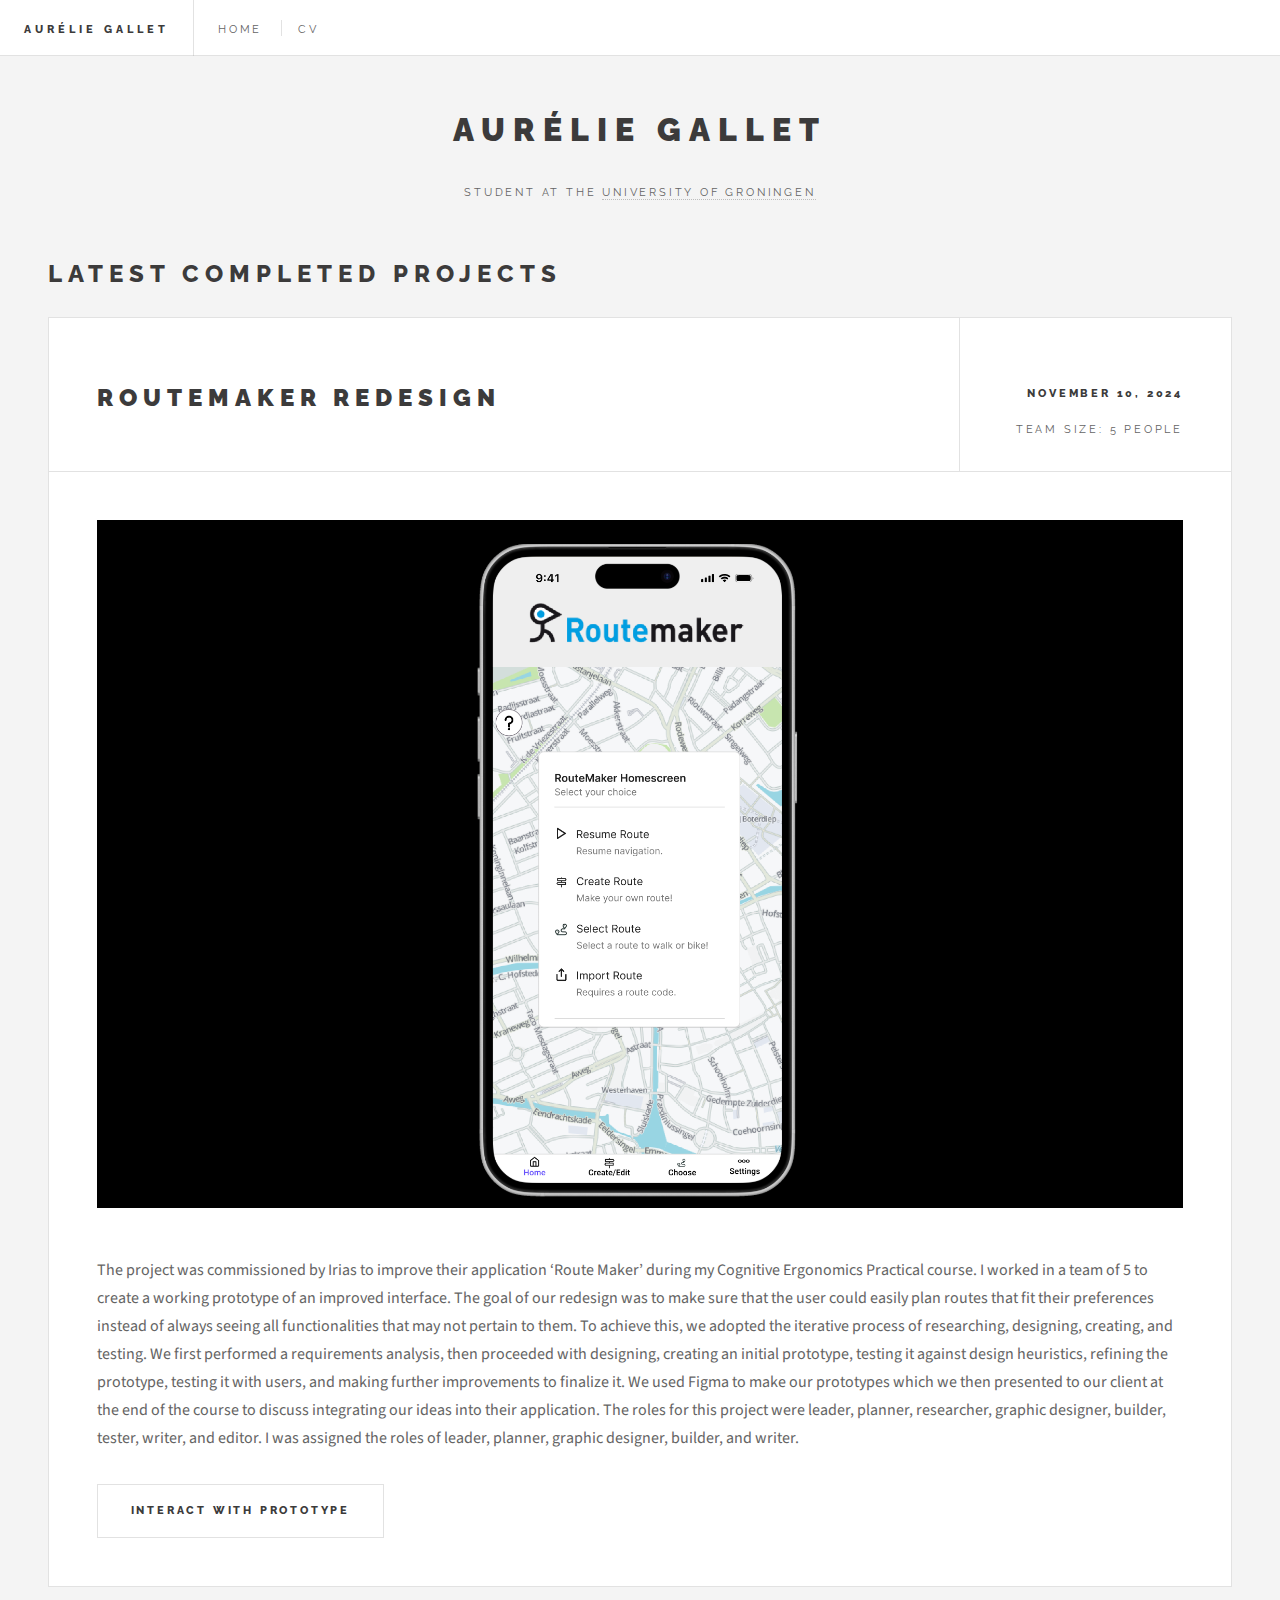
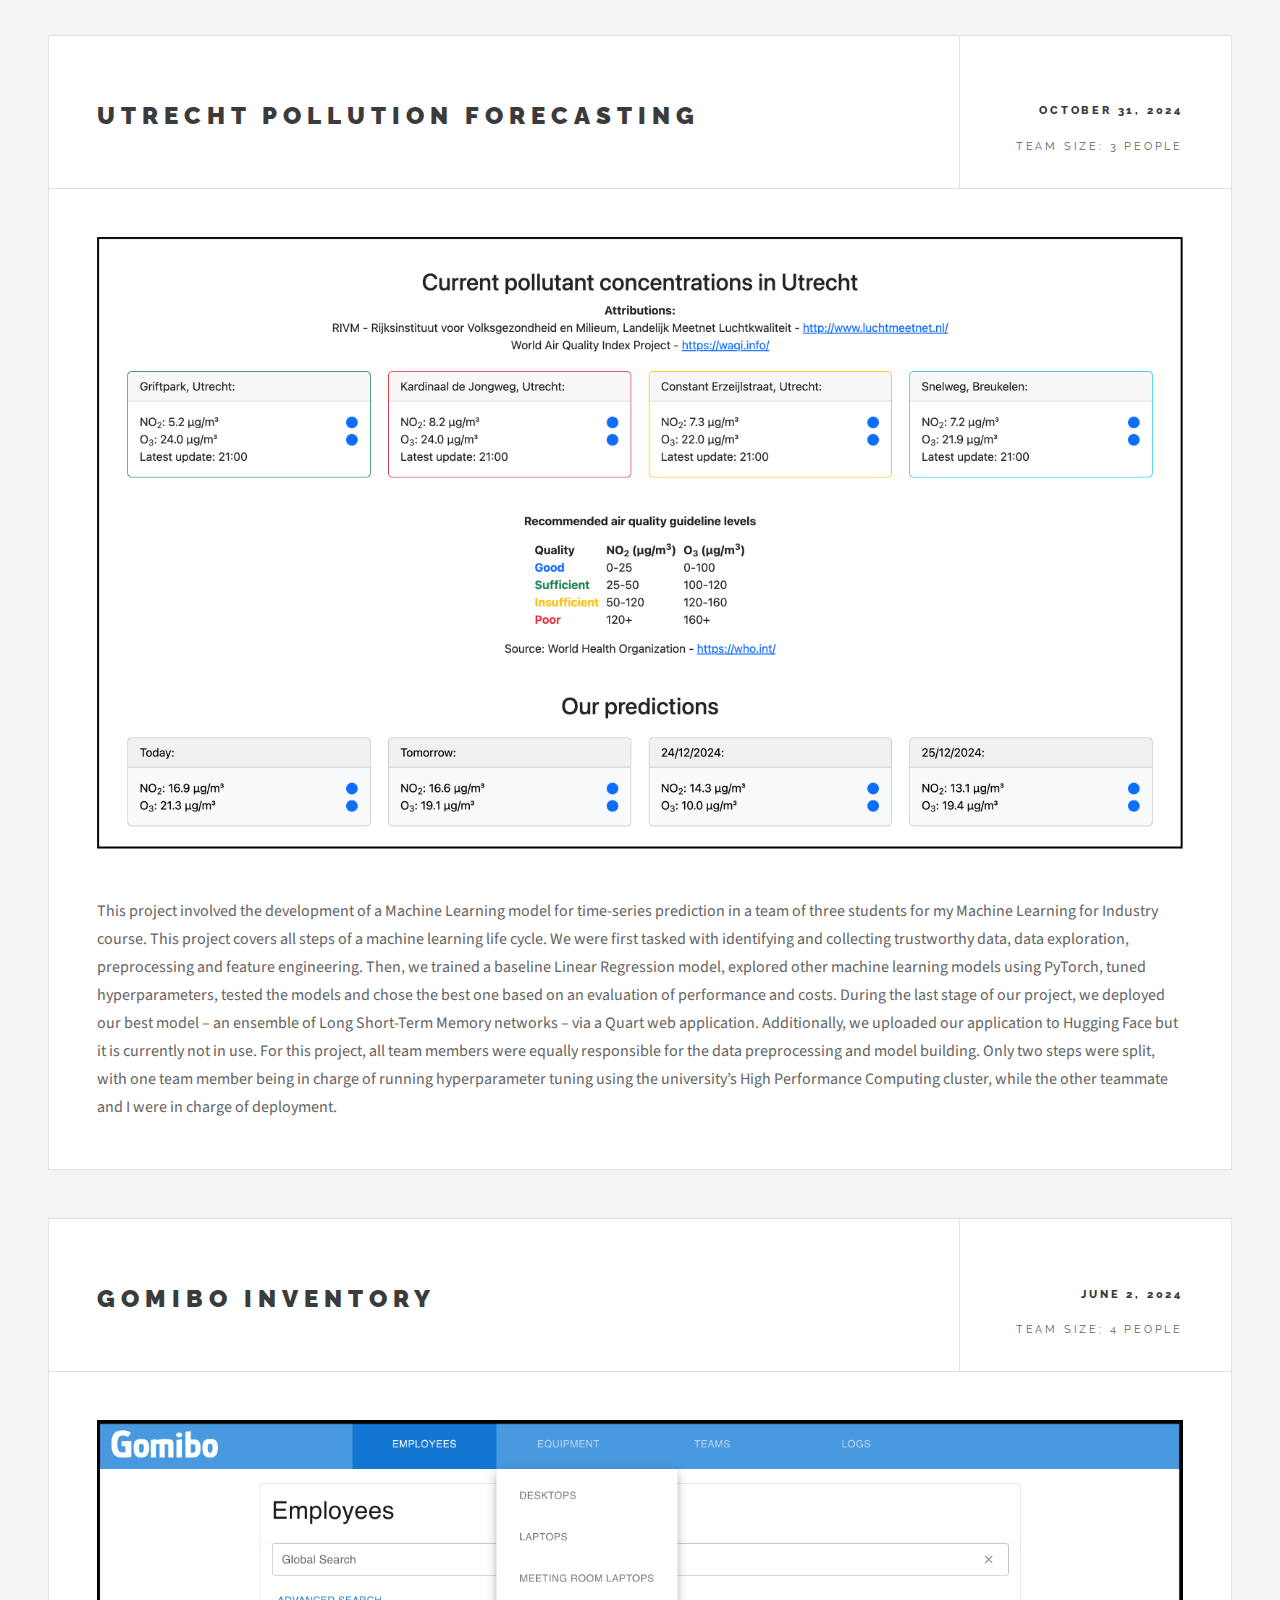
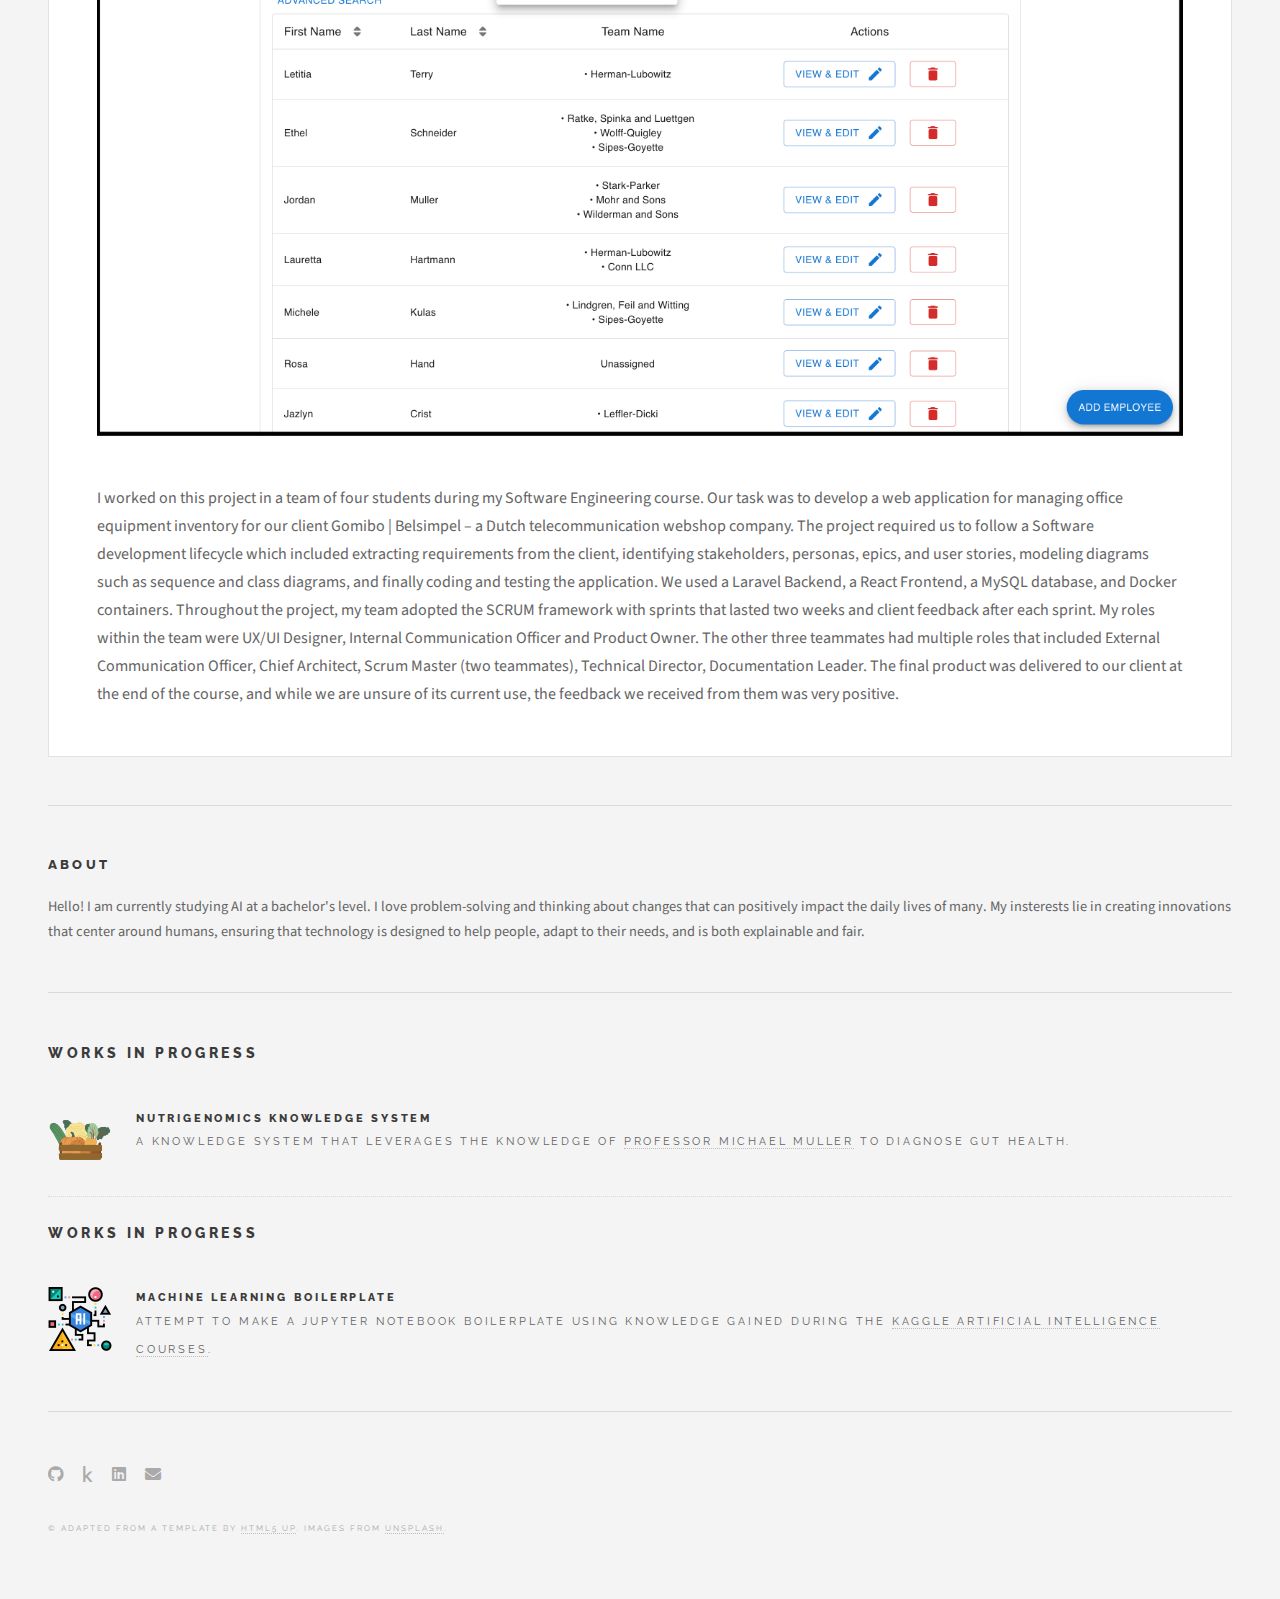
<file: index.html>
<!DOCTYPE HTML>
<html>
	<head>
		<title>Aurélie Gallet</title>
		<meta charset="utf-8" />
		<meta name="viewport" content="width=device-width, initial-scale=1, user-scalable=no" />
		<link rel="stylesheet" href="assets/css/main.css" />
	</head>
	<body class="is-preload">

		<!-- Wrapper -->
			<div id="wrapper">

				<!-- Header -->
					<header id="header">
						<h1><a href="index.html">Aurélie Gallet</a></h1>
						<nav class="links">
							<ul>
								<li><a href="index.html">Home</a></li>
								<!-- <li><a href="prototype.html">Projects</a></li> -->
								<li><a href="curriculum.html">CV</a></li>
							</ul>
						</nav>
					</header>

				<!-- Main -->
					<div id="main">

						<h1 class="project-title">Latest Completed Projects</h1>

						<!-- Post -->
							<article class="post">
								<header>
									<div class="title">
										<h2>Routemaker Redesign</h2>
									</div>
									<div class="meta">
										<time class="published" datetime="2024-11-10">November 10, 2024</time>
										<p class="name">Team size: 5 people</p>
									</div>
								</header>
								<a   class="image featured"><img src="images/CEP.png" alt="" /></a>
								<p>The project was commissioned by Irias to improve their application ‘Route Maker’ during my 
									Cognitive Ergonomics Practical course. I worked in a team of 5 to create a working prototype 
									of an improved interface. The goal of our redesign was to make sure that the user could easily 
									plan routes that fit their preferences instead of always seeing all functionalities that may 
									not pertain to them. To achieve this, we adopted the iterative process of researching, designing, 
									creating, and testing. We first performed a requirements analysis, then proceeded with designing,
									creating an initial prototype, testing it against design heuristics, refining the prototype,
									testing it with users, and making further improvements to finalize it. We used Figma to make our prototypes
									which we then presented to our client at the end of the course to discuss integrating
									our ideas into their application. The roles for this project were leader, 
									planner, researcher, graphic designer, builder, tester, writer, and editor. I was assigned the roles of 
									leader, planner, graphic designer, builder, and writer.
								</p>
								<ul class="actions">
									<li><a href="prototype.html" class="button large">Interact with Prototype</a></li>
								</ul>
							</article>

						<!-- Post -->
							<article class="post">
								<header>
									<div class="title">
										<h2>Utrecht Pollution Forecasting</h2>
									</div>
									<div class="meta">
										<time class="published" datetime="2024-10-31">October 31, 2024</time>
										<p class="name">Team size: 3 people</p>
									</div>
								</header>
								<a   class="image featured"><img src="images/ml4i.png" alt="" /></a>
								<p>This project involved the development of a Machine Learning model for time-series
									prediction in a team of three students for my Machine Learning for Industry course. This project
									covers all steps of a machine learning life cycle. We were first tasked with identifying and collecting 
									trustworthy data, data exploration, preprocessing and feature engineering. Then, we trained a baseline Linear Regression
									model, explored other machine learning models using PyTorch, tuned hyperparameters, tested the
									models and chose the best one based on an evaluation of performance and costs. During the last stage
									of our project, we deployed our best model – an ensemble of Long Short-Term Memory networks –
									via a Quart web application. Additionally, we uploaded our application to Hugging Face but it is
									currently not in use. For this project, all team members were equally responsible for the data
									preprocessing and model building. Only two steps were split, with one team member being in charge
									of running hyperparameter tuning using the university’s High Performance Computing cluster, while
									the other teammate and I were in charge of deployment.</p>
							</article>

						<!-- Post -->
							<article class="post">
								<header>
									<div class="title">
										<h2>Gomibo Inventory</h2>
									</div>
									<div class="meta">
										<time class="published" datetime="2024-06-01">June 2, 2024</time>
										<p class="name">Team size: 4 people</p>
									</div>
								</header>
								<a   class="image featured"><img src="images/gomibo.png" alt="" /></a>
								<p>I worked on this project in a team of four students during my Software Engineering course.
									Our task was to develop a web application for managing office equipment inventory for our client
									Gomibo | Belsimpel – a Dutch telecommunication webshop company. The project required us to
									follow a Software development lifecycle which included extracting requirements from the client,
									identifying stakeholders, personas, epics, and user stories, modeling diagrams such as sequence and
									class diagrams, and finally coding and testing the application. We used a Laravel Backend, a React
									Frontend, a MySQL database, and Docker containers. Throughout the project, my team adopted the
									SCRUM framework with sprints that lasted two weeks and client feedback after each sprint. My roles
									within the team were UX/UI Designer, Internal Communication Officer and Product Owner. The other
									three teammates had multiple roles that included External Communication Officer, Chief Architect,
									Scrum Master (two teammates), Technical Director, Documentation Leader. The final product was
									delivered to our client at the end of the course, and while we are unsure of its current use, the
									feedback we received from them was very positive.</p>
							</article>

						<!-- View more projects
							<ul class="actions">
								<li><a href="projects.html" class="button large"> View all projects</a></li>
							</ul>
						-->
							
					</div>
				
				<!-- Sidebar -->
					<section id="sidebar">

						<!-- Intro -->
							<section id="intro">
								<header>
									<h2>Aurélie Gallet</h2>
									<p>Student at the <a href="https://www.rug.nl/">University of Groningen</a></p>
								</header>
							</section>

						<!-- About -->
						<section class="blurb">
							<h2>About</h2>
							<p>Hello! I am currently studying AI at a bachelor's level. I love problem-solving and thinking about changes that can positively impact the daily lives of many. My insterests lie in creating innovations that center around humans, ensuring that technology is designed to help people, adapt to their needs, and is both explainable and fair.</p>
						</section>

						<!-- Mini Posts
							<section>
								<div class="mini-posts">
						-->

									<!-- Mini Post 
										<article class="mini-post">
											<header>
												<h3><a  >Vitae sed condimentum</a></h3>
												<time class="published" datetime="2015-10-20">October 20, 2015</time>
												<a href="#" class="author"><img src="images/aurelie.jpeg" alt="" /></a>
											</header>
											<a   class="image"><img src="images/pic04.jpg" alt="" /></a>
										</article>
									-->

									<!-- Mini Post
										<article class="mini-post">
											<header>
												<h3><a  >Rutrum neque accumsan</a></h3>
												<time class="published" datetime="2015-10-19">October 19, 2015</time>
												<a href="#" class="author"><img src="images/aurelie.jpeg" alt="" /></a>
											</header>
											<a   class="image"><img src="images/pic05.jpg" alt="" /></a>
										</article>
									-->

									<!-- Mini Post
										<article class="mini-post">
											<header>
												<h3><a  >Odio congue mattis</a></h3>
												<time class="published" datetime="2015-10-18">October 18, 2015</time>
												<a href="#" class="author"><img src="images/aurelie.jpeg" alt="" /></a>
											</header>
											<a   class="image"><img src="images/pic06.jpg" alt="" /></a>
										</article>
									-->

									<!-- Mini Post
										<article class="mini-post">
											<header>
												<h3><a  >Enim nisl veroeros</a></h3>
												<time class="published" datetime="2015-10-17">October 17, 2015</time>
												<a href="#" class="author"><img src="images/aurelie.jpeg" alt="" /></a>
											</header>
											<a   class="image"><img src="images/pic07.jpg" alt="" /></a>
										</article>
									-->
						
						<!--
								</div>
							</section>
						-->

						<!-- Posts List -->
							<section>
								<ul class="posts">
									<li>
										<h3>Works in progress</h3><br/>
										<article>
											<header>
												<h3>Nutrigenomics Knowledge System</h3>
												<p>A knowledge system that leverages the knowledge of <a href="https://scholar.google.com/citations?user=XVjLkYMAAAAJ&hl=en">Professor Michael Muller</a> to diagnose gut health.</p>
											</header>
											<a   class="image"><img src="images/basket.png" alt="" /></a>
										</article>
									</li>
									<li>
										<h3>Works in progress</h3><br/>
										<article>
											<header>
												<h3>Machine Learning Boilerplate</h3>
												<p>Attempt to make a Jupyter Notebook boilerplate using knowledge gained during the <a href="https://www.kaggle.com/learn">Kaggle Artificial Intelligence courses</a>.</p>
											</header>
											<a   class="image"><img src="images/ml_boilerplate.png" alt="" /></a>
										</article>
									</li>
								</ul>
							</section>

						<!-- Footer -->
							<section id="footer">
								<ul class="icons">
									<li><a href="https://github.com/aureliegallet" class="icon brands fa-github"><span class="label">GitHub</span></a></li>
									<li><a href="https://www.kaggle.com/aureliegallet" class="icon brands fa-kaggle"><span class="label">Kaggle</span></a></li>
									<li><a href="https://www.linkedin.com/in/aurelie-gallet-562b2526b/" class="icon brands fa-linkedin"><span class="label">Linkedin</span></a></li>
									<li><a href="mailto:aureliebeijiagallet@gmail.com" class="icon solid fa-envelope"><span class="label">Email</span></a></li>
								</ul>
								<p class="copyright">&copy; Adapted from a template by <a href="http://html5up.net">HTML5 UP</a>. Images from <a href="http://unsplash.com">Unsplash</a>.</p>
							</section>

					</section>

			</div>

		<!-- Scripts -->
			<script src="assets/js/jquery.min.js"></script>
			<script src="assets/js/browser.min.js"></script>
			<script src="assets/js/breakpoints.min.js"></script>
			<script src="assets/js/util.js"></script>
			<script src="assets/js/main.js"></script>

	</body>
</html>
</file>
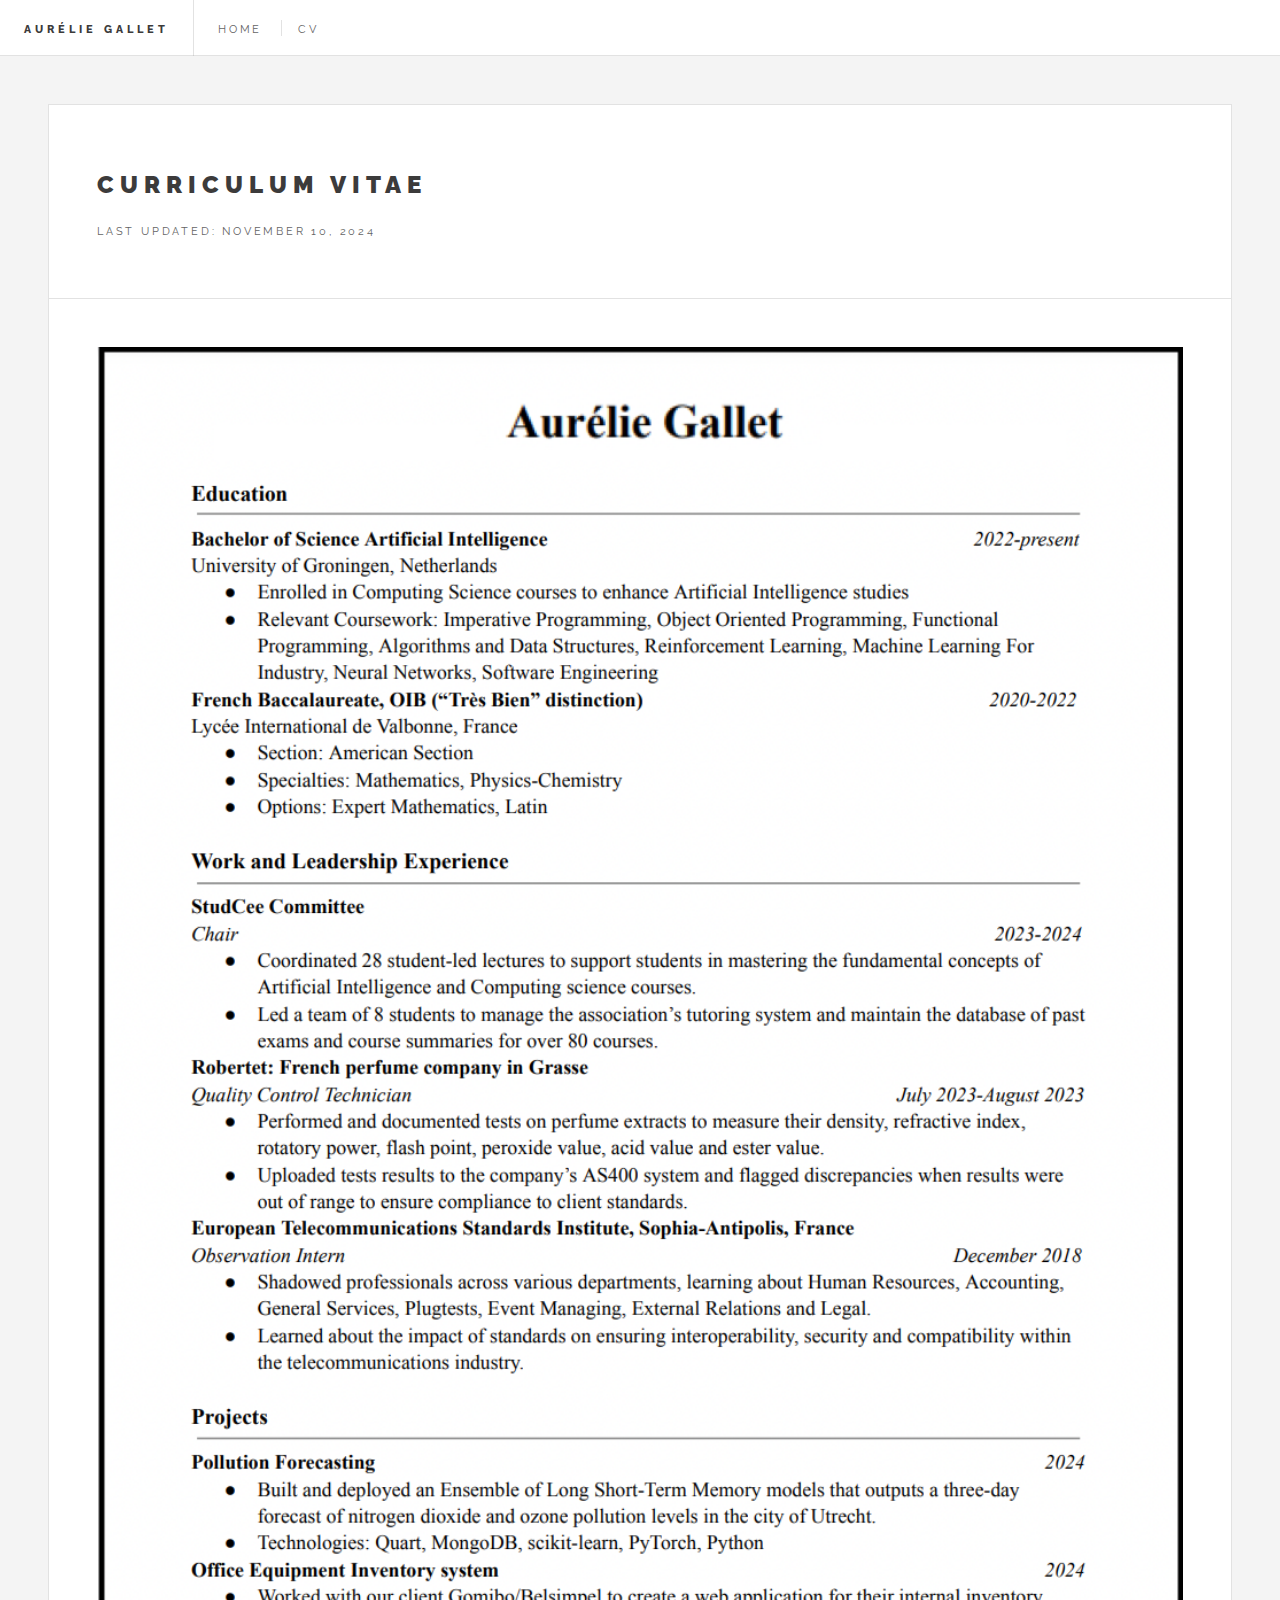
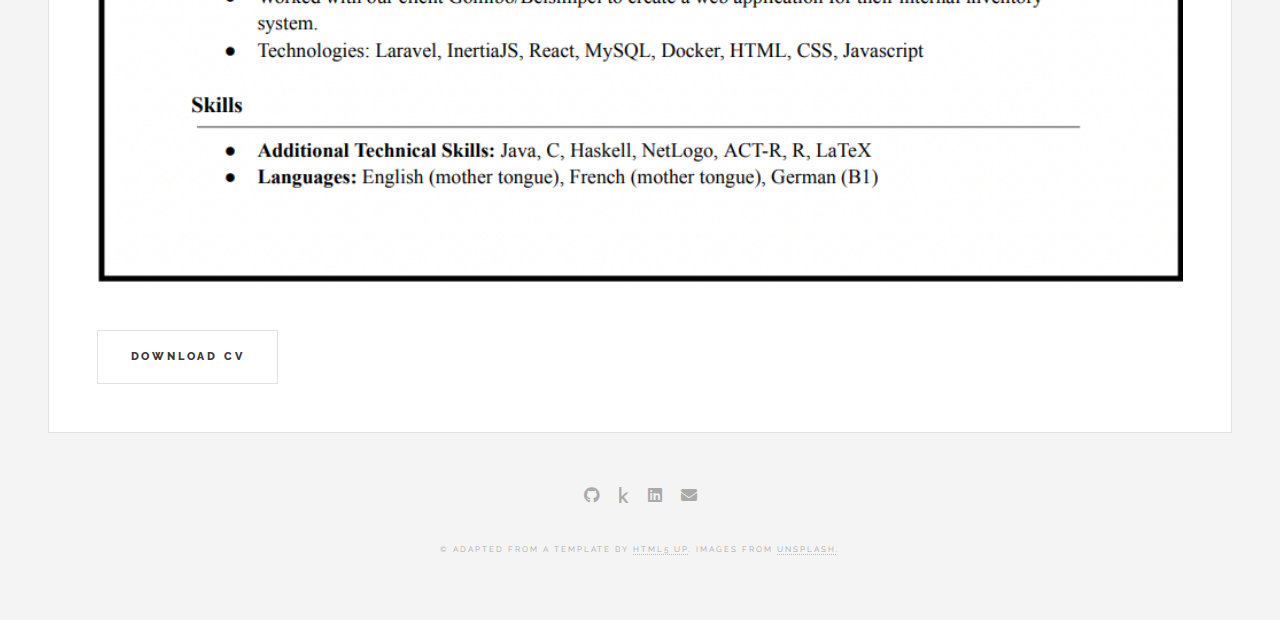
<file: curriculum.html>
<!DOCTYPE HTML>
<html>
	<head>
		<title>Aurélie Gallet</title>
		<meta charset="utf-8" />
		<meta name="viewport" content="width=device-width, initial-scale=1, user-scalable=no" />
		<link rel="stylesheet" href="assets/css/main.css" />
	</head>
	<body class="single is-preload">

		<!-- Wrapper -->
			<div id="wrapper">

				<!-- Header -->
                <header id="header">
                    <h1><a href="index.html">Aurélie Gallet</a></h1>
                    <nav class="links">
                        <ul>
                            <li><a href="index.html">Home</a></li>
                            <!-- <li><a href="prototype.html">Projects</a></li> -->
							<li><a href="curriculum.html">CV</a></li>
                        </ul>
                    </nav>
                </header>

				<!-- Main -->
					<div id="main">

						<!-- Post -->
							<article class="post">
								<header>
									<div class="title">
										<h2><a href="#">Curriculum Vitae</a></h2>
										<p class="name">Last Updated: November 10, 2024</p>
									</div>
								</header>
								<a   class="image featured"><img src="images/cv.png" alt="" /></a>
								<ul class="actions">
									<li><a href="cv.pdf" class="button large">Download CV</a></li>
								</ul>
							</article>

					</div>

				<!-- Footer -->
                    <section id="footer">
                        <ul class="icons">
                            <li><a href="https://github.com/aureliegallet" class="icon brands fa-github"><span class="label">GitHub</span></a></li>
                            <li><a href="https://www.kaggle.com/aureliegallet" class="icon brands fa-kaggle"><span class="label">Kaggle</span></a></li>
                            <li><a href="https://www.linkedin.com/in/aurelie-gallet-562b2526b/" class="icon brands fa-linkedin"><span class="label">Linkedin</span></a></li>
                            <li><a href="mailto:aureliebeijiagallet@gmail.com" class="icon solid fa-envelope"><span class="label">Email</span></a></li>
                        </ul>
                        <p class="copyright">&copy; Adapted from a template by <a href="http://html5up.net">HTML5 UP</a>. Images from <a href="http://unsplash.com">Unsplash</a>.</p>
                    </section>

			</div>

		<!-- Scripts -->
			<script src="assets/js/jquery.min.js"></script>
			<script src="assets/js/browser.min.js"></script>
			<script src="assets/js/breakpoints.min.js"></script>
			<script src="assets/js/util.js"></script>
			<script src="assets/js/main.js"></script>

	</body>
</html>
</file>
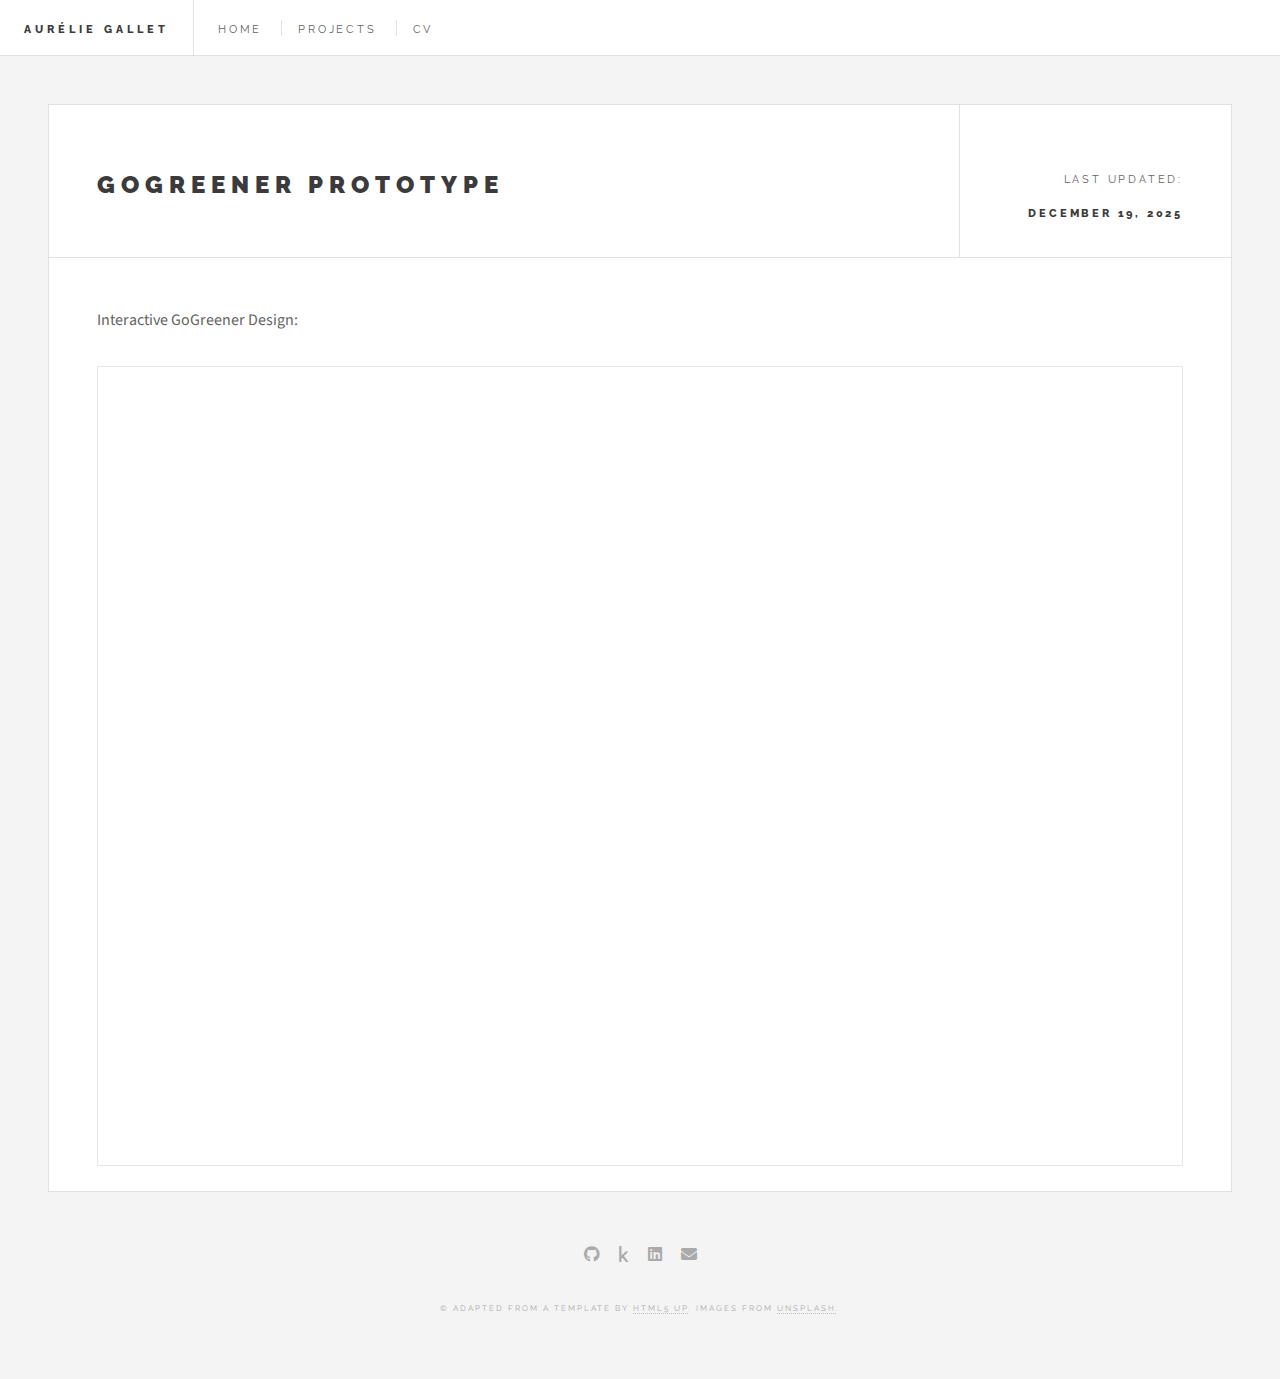
<file: gogreener.html>
<!DOCTYPE HTML>
<html>

<head>
    <title>Aurélie Gallet</title>
    <meta charset="utf-8" />
    <meta name="viewport" content="width=device-width, initial-scale=1, user-scalable=no" />
    <link rel="stylesheet" href="assets/css/main.css" />
</head>

<body class="single is-preload">

    <!-- Wrapper -->
    <div id="wrapper">

        <!-- Header -->
        <header id="header">
            <h1><a href="index.html">Aurélie Gallet</a></h1>
            <nav class="links">
                <ul>
                    <li><a href="index.html">Home</a></li>
                    <li><a href="projects.html">Projects</a></li>
                    <li><a href="curriculum.html">CV</a></li>
                </ul>
            </nav>
        </header>

        <!-- Main -->
        <div id="main">

            <!-- Post -->
            <article class="post">
                <header>
                    <div class="title">
                        <h2><a href="#">GoGreener Prototype</a></h2>
                        <!-- <p class="name">Here are all the projects I have worked on!</p> -->
                    </div>
                    <div class="meta">
                        <p class="name">Last Updated:</p>
                        <time class="published" datetime="2024-12-27">December 19, 2025</time>
                    </div>
                </header>
                <p>Interactive GoGreener Design:</p>
                <iframe style="border: 1px solid rgba(0, 0, 0, 0.1);" width="100%" height="800"
                    src="https://embed.figma.com/proto/Y8PpeiofJr3Q7XZX2HuY26/GoGreener?node-id=404-2319&p=f&scaling=scale-down&content-scaling=fixed&page-id=0%3A1&starting-point-node-id=342%3A1462&embed-host=share"
                    allowfullscreen>
                </iframe>
            </article>

        </div>

        <!-- Footer -->
        <section id="footer">
            <ul class="icons">
                <li><a href="https://github.com/aureliegallet" class="icon brands fa-github"><span
                            class="label">GitHub</span></a></li>
                <li><a href="https://www.kaggle.com/aureliegallet" class="icon brands fa-kaggle"><span
                            class="label">Kaggle</span></a></li>
                <li><a href="https://www.linkedin.com/in/aurelie-gallet-562b2526b/"
                        class="icon brands fa-linkedin"><span class="label">Linkedin</span></a></li>
                <li><a href="mailto:aureliebeijiagallet@gmail.com" class="icon solid fa-envelope"><span
                            class="label">Email</span></a></li>
            </ul>
            <p class="copyright">&copy; Adapted from a template by <a href="http://html5up.net">HTML5 UP</a>. Images
                from <a href="http://unsplash.com">Unsplash</a>.</p>
        </section>

    </div>

    <!-- Scripts -->
    <script src="assets/js/jquery.min.js"></script>
    <script src="assets/js/browser.min.js"></script>
    <script src="assets/js/breakpoints.min.js"></script>
    <script src="assets/js/util.js"></script>
    <script src="assets/js/main.js"></script>

</body>

</html>
</file>
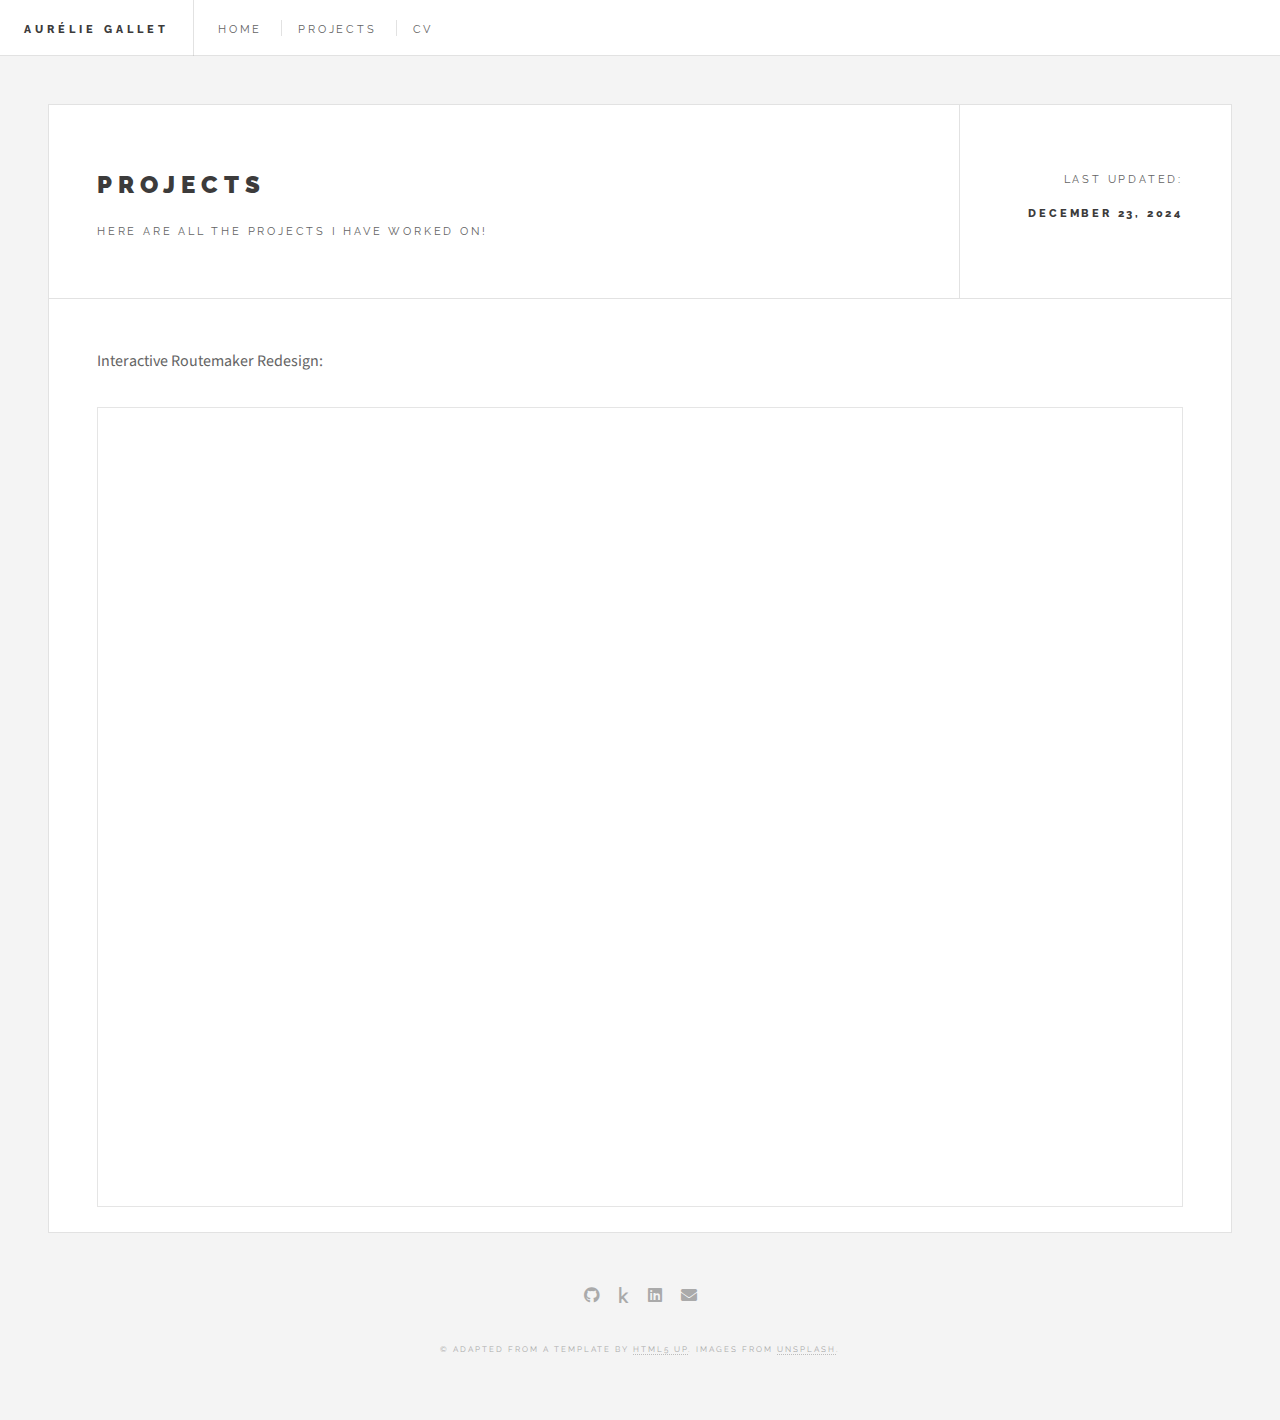
<file: projects.html>
<!DOCTYPE HTML>
<html>
	<head>
		<title>Aurélie Gallet</title>
		<meta charset="utf-8" />
		<meta name="viewport" content="width=device-width, initial-scale=1, user-scalable=no" />
		<link rel="stylesheet" href="assets/css/main.css" />
	</head>
	<body class="single is-preload">

		<!-- Wrapper -->
			<div id="wrapper">

				<!-- Header -->
                <header id="header">
                    <h1><a href="index.html">Aurélie Gallet</a></h1>
                    <nav class="links">
                        <ul>
                            <li><a href="index.html">Home</a></li>
                            <li><a href="projects.html">Projects</a></li>
							<li><a href="curriculum.html">CV</a></li>
                        </ul>
                    </nav>
                </header>

				<!-- Main -->
					<div id="main">

						<!-- Post -->
							<article class="post">
								<header>
									<div class="title">
										<h2><a href="#">Projects</a></h2>
										<p class="name">Here are all the projects I have worked on!</p>
									</div>
									<div class="meta">
										<p class="name">Last Updated:</p>
										<time class="published" datetime="2024-12-23">December 23, 2024</time>
									</div>
								</header>
								<p>Interactive Routemaker Redesign:</p>
								<iframe 
									style="border: 1px solid rgba(0, 0, 0, 0.1);" 
									width="100%" 
									height="800" 
									src="https://embed.figma.com/proto/PzCcB8wIgnBw4g3P6H4R1Y/Interface?node-id=459-41638&p=f&m=dev&scaling=scale-down&content-scaling=fixed&page-id=459%3A40747&starting-point-node-id=459%3A41638&show-proto-sidebar=1&embed-host=share" 
									allowfullscreen>
								</iframe>
							</article>

					</div>

				<!-- Footer -->
                    <section id="footer">
                        <ul class="icons">
                            <li><a href="https://github.com/aureliegallet" class="icon brands fa-github"><span class="label">GitHub</span></a></li>
                            <li><a href="https://www.kaggle.com/aureliegallet" class="icon brands fa-kaggle"><span class="label">Kaggle</span></a></li>
                            <li><a href="https://www.linkedin.com/in/aur%C3%A9lie-gallet-562b2526b/" class="icon brands fa-linkedin"><span class="label">Linkedin</span></a></li>
                            <li><a href="mailto:aureliebeijiagallet@gmail.com" class="icon solid fa-envelope"><span class="label">Email</span></a></li>
                        </ul>
                        <p class="copyright">&copy; Adapted from a template by <a href="http://html5up.net">HTML5 UP</a>. Images from <a href="http://unsplash.com">Unsplash</a>.</p>
                    </section>

			</div>

		<!-- Scripts -->
			<script src="assets/js/jquery.min.js"></script>
			<script src="assets/js/browser.min.js"></script>
			<script src="assets/js/breakpoints.min.js"></script>
			<script src="assets/js/util.js"></script>
			<script src="assets/js/main.js"></script>

	</body>
</html>
</file>
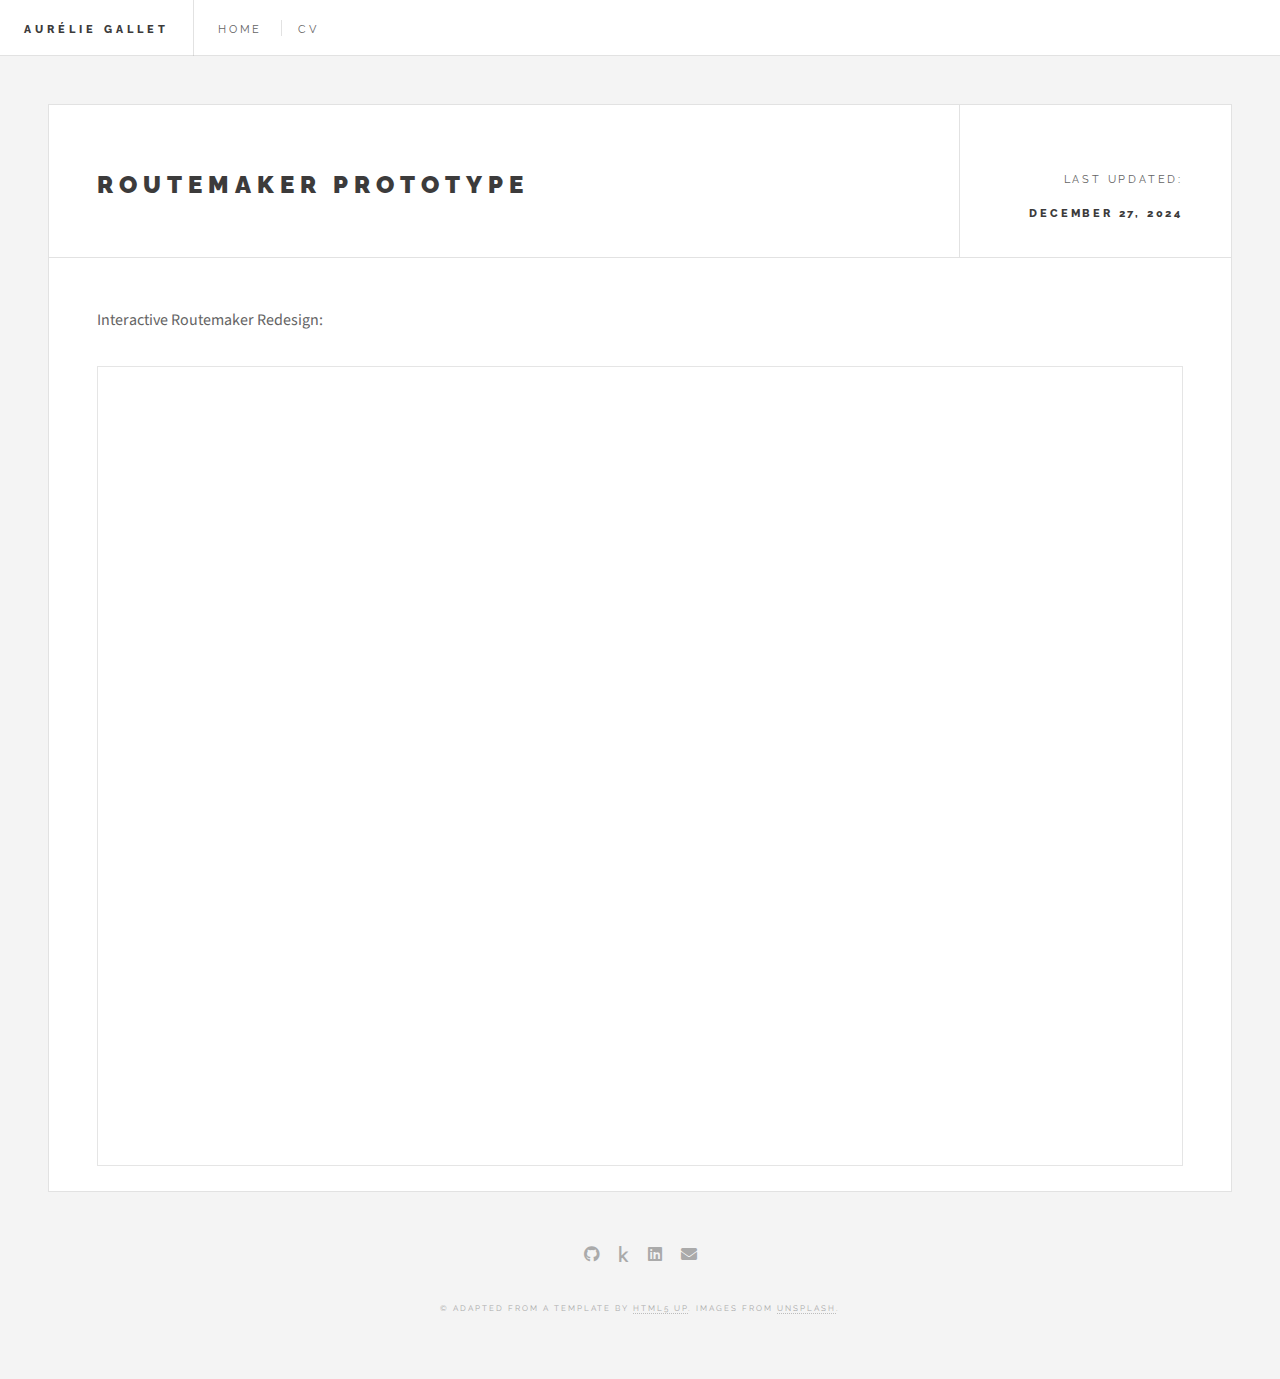
<file: prototype.html>
<!DOCTYPE HTML>
<html>
	<head>
		<title>Aurélie Gallet</title>
		<meta charset="utf-8" />
		<meta name="viewport" content="width=device-width, initial-scale=1, user-scalable=no" />
		<link rel="stylesheet" href="assets/css/main.css" />
	</head>
	<body class="single is-preload">

		<!-- Wrapper -->
			<div id="wrapper">

				<!-- Header -->
                <header id="header">
                    <h1><a href="index.html">Aurélie Gallet</a></h1>
                    <nav class="links">
                        <ul>
                            <li><a href="index.html">Home</a></li>
                            <!-- <li><a href="prototype.html">Projects</a></li> -->
							<li><a href="curriculum.html">CV</a></li>
                        </ul>
                    </nav>
                </header>

				<!-- Main -->
					<div id="main">

						<!-- Post -->
							<article class="post">
								<header>
									<div class="title">
										<h2><a href="#">Routemaker Prototype</a></h2>
										<!-- <p class="name">Here are all the projects I have worked on!</p> -->
									</div>
									<div class="meta">
										<p class="name">Last Updated:</p>
										<time class="published" datetime="2024-12-27">December 27, 2024</time>
									</div>
								</header>
								<p>Interactive Routemaker Redesign:</p>
								<iframe 
									style="border: 1px solid rgba(0, 0, 0, 0.1);" 
									width="100%" 
									height="800" 
									src="https://embed.figma.com/proto/PzCcB8wIgnBw4g3P6H4R1Y/Interface?node-id=459-41638&p=f&m=dev&scaling=scale-down&content-scaling=fixed&page-id=459%3A40747&starting-point-node-id=459%3A41638&show-proto-sidebar=1&embed-host=share" 
									allowfullscreen>
								</iframe>
							</article>

					</div>

				<!-- Footer -->
                    <section id="footer">
                        <ul class="icons">
                            <li><a href="https://github.com/aureliegallet" class="icon brands fa-github"><span class="label">GitHub</span></a></li>
                            <li><a href="https://www.kaggle.com/aureliegallet" class="icon brands fa-kaggle"><span class="label">Kaggle</span></a></li>
                            <li><a href="https://www.linkedin.com/in/aurelie-gallet-562b2526b/" class="icon brands fa-linkedin"><span class="label">Linkedin</span></a></li>
                            <li><a href="mailto:aureliebeijiagallet@gmail.com" class="icon solid fa-envelope"><span class="label">Email</span></a></li>
                        </ul>
                        <p class="copyright">&copy; Adapted from a template by <a href="http://html5up.net">HTML5 UP</a>. Images from <a href="http://unsplash.com">Unsplash</a>.</p>
                    </section>

			</div>

		<!-- Scripts -->
			<script src="assets/js/jquery.min.js"></script>
			<script src="assets/js/browser.min.js"></script>
			<script src="assets/js/breakpoints.min.js"></script>
			<script src="assets/js/util.js"></script>
			<script src="assets/js/main.js"></script>

	</body>
</html>
</file>
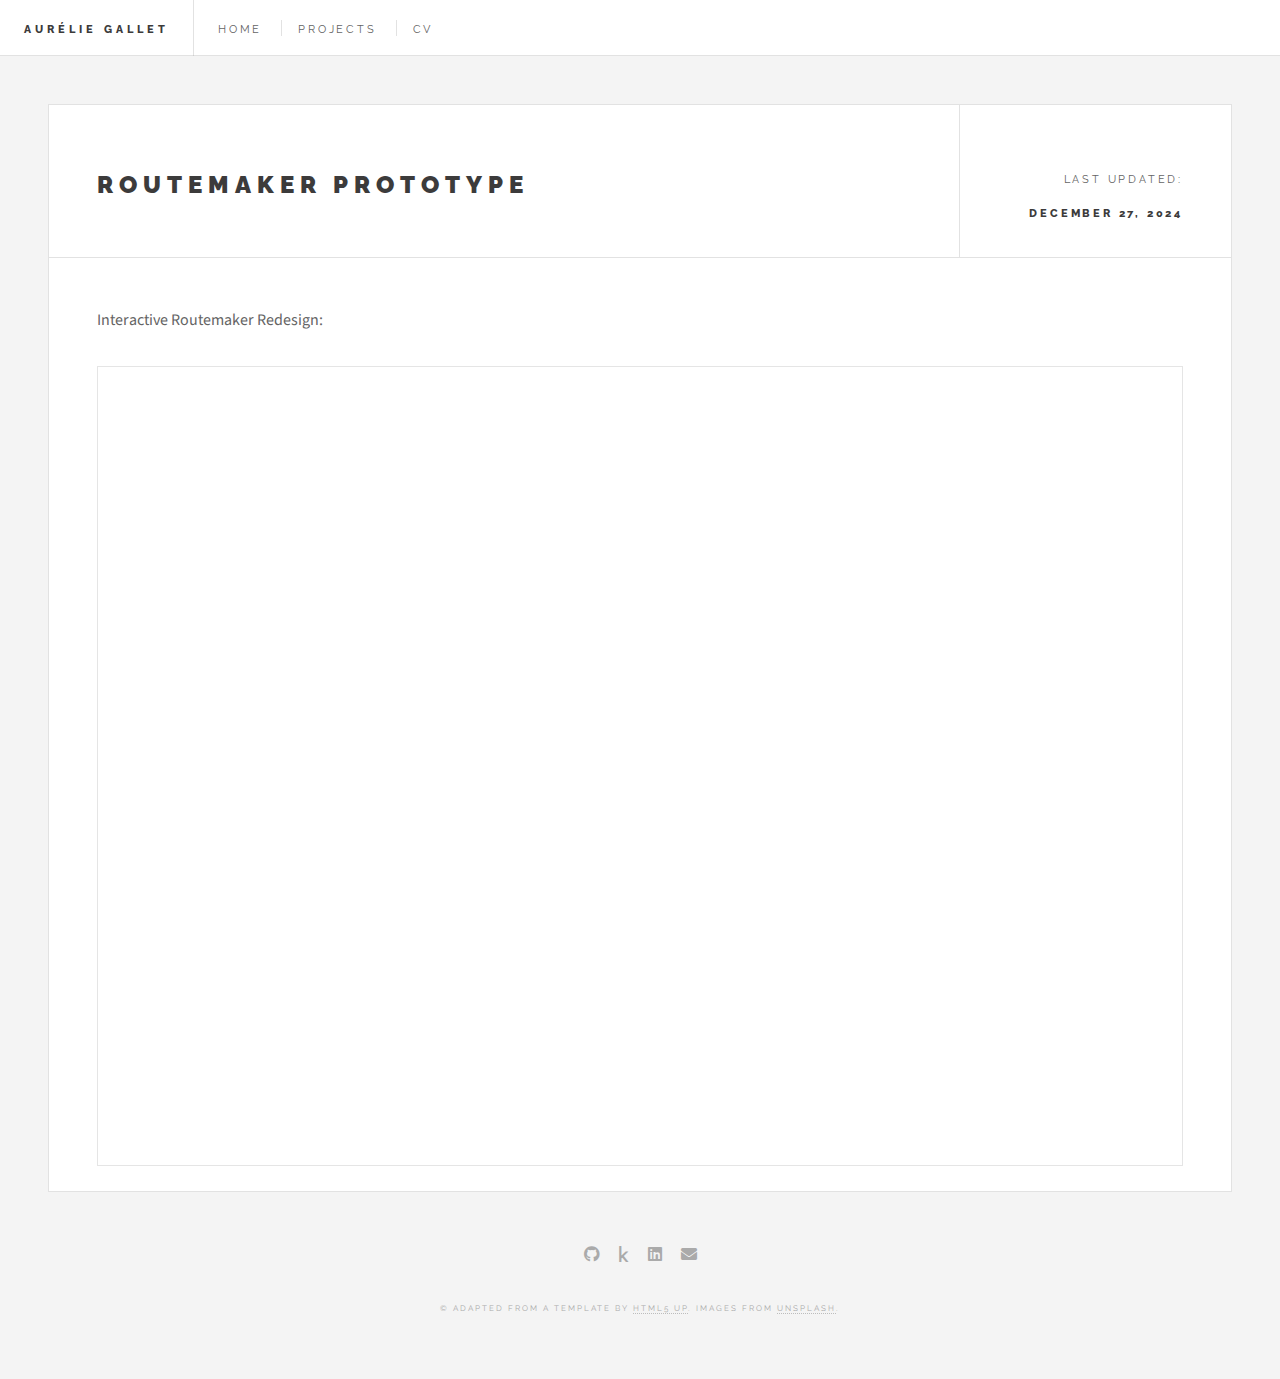
<file: routemaker.html>
<!DOCTYPE HTML>
<html>
	<head>
		<title>Aurélie Gallet</title>
		<meta charset="utf-8" />
		<meta name="viewport" content="width=device-width, initial-scale=1, user-scalable=no" />
		<link rel="stylesheet" href="assets/css/main.css" />
	</head>
	<body class="single is-preload">

		<!-- Wrapper -->
			<div id="wrapper">

				<!-- Header -->
                <header id="header">
                    <h1><a href="index.html">Aurélie Gallet</a></h1>
                    <nav class="links">
                        <ul>
                            <li><a href="index.html">Home</a></li>
                            <li><a href="projects.html">Projects</a></li>
							<li><a href="curriculum.html">CV</a></li>
                        </ul>
                    </nav>
                </header>

				<!-- Main -->
					<div id="main">

						<!-- Post -->
							<article class="post">
								<header>
									<div class="title">
										<h2><a href="#">Routemaker Prototype</a></h2>
										<!-- <p class="name">Here are all the projects I have worked on!</p> -->
									</div>
									<div class="meta">
										<p class="name">Last Updated:</p>
										<time class="published" datetime="2024-12-27">December 27, 2024</time>
									</div>
								</header>
								<p>Interactive Routemaker Redesign:</p>
								<iframe 
									style="border: 1px solid rgba(0, 0, 0, 0.1);" 
									width="100%" 
									height="800" 
									src="https://embed.figma.com/proto/PzCcB8wIgnBw4g3P6H4R1Y/Interface?node-id=459-41638&p=f&m=dev&scaling=scale-down&content-scaling=fixed&page-id=459%3A40747&starting-point-node-id=459%3A41638&show-proto-sidebar=1&embed-host=share" 
									allowfullscreen>
								</iframe>
							</article>

					</div>

				<!-- Footer -->
                    <section id="footer">
                        <ul class="icons">
                            <li><a href="https://github.com/aureliegallet" class="icon brands fa-github"><span class="label">GitHub</span></a></li>
                            <li><a href="https://www.kaggle.com/aureliegallet" class="icon brands fa-kaggle"><span class="label">Kaggle</span></a></li>
                            <li><a href="https://www.linkedin.com/in/aurelie-gallet-562b2526b/" class="icon brands fa-linkedin"><span class="label">Linkedin</span></a></li>
                            <li><a href="mailto:aureliebeijiagallet@gmail.com" class="icon solid fa-envelope"><span class="label">Email</span></a></li>
                        </ul>
                        <p class="copyright">&copy; Adapted from a template by <a href="http://html5up.net">HTML5 UP</a>. Images from <a href="http://unsplash.com">Unsplash</a>.</p>
                    </section>

			</div>

		<!-- Scripts -->
			<script src="assets/js/jquery.min.js"></script>
			<script src="assets/js/browser.min.js"></script>
			<script src="assets/js/breakpoints.min.js"></script>
			<script src="assets/js/util.js"></script>
			<script src="assets/js/main.js"></script>

	</body>
</html>
</file>
<file: assets/css/main.css>
@import url(fontawesome-all.min.css);
@import url("https://fonts.googleapis.com/css?family=Source+Sans+Pro:400,700|Raleway:400,800,900");

html, body, div, span, applet, object,
iframe, h1, h2, h3, h4, h5, h6, p, blockquote,
pre, a, abbr, acronym, address, big, cite,
code, del, dfn, em, img, ins, kbd, q, s, samp,
small, strike, strong, sub, sup, tt, var, b,
u, i, center, dl, dt, dd, ol, ul, li, fieldset,
form, label, legend, table, caption, tbody,
tfoot, thead, tr, th, td, article, aside,
canvas, details, embed, figure, figcaption,
footer, header, hgroup, nav, output, ruby,
section, summary, time, mark, audio, video {
	margin: 0;
	padding: 0;
	border: 0;
	font-size: 100%;
	font: inherit;
	vertical-align: baseline;}

article, aside, details, figcaption, figure,
footer, header, hgroup, nav, section {
	display: block;}

body {
	line-height: 1;
}

ol, ul {
	list-style: none;
}

blockquote, q {
	quotes: none;
}

	blockquote:before, blockquote:after, q:before, q:after {
		content: '';
		content: none;
	}

table {
	border-collapse: collapse;
	border-spacing: 0;
}

body {
	-webkit-text-size-adjust: none;
}

mark {
	background-color: transparent;
	color: inherit;
}

input::-moz-focus-inner {
	border: 0;
	padding: 0;
}

input, select, textarea {
	-moz-appearance: none;
	-webkit-appearance: none;
	-ms-appearance: none;
	appearance: none;
}

/* Basic */

	@-ms-viewport {
		width: device-width;
	}

	body {
		-ms-overflow-style: scrollbar;
	}

	@media screen and (max-width: 480px) {

		html, body {
			min-width: 320px;
		}

	}

	html {
		box-sizing: border-box;
	}

	*, *:before, *:after {
		box-sizing: inherit;
	}

	body {
		background: #f4f4f4;
	}

		body.is-preload *, body.is-preload *:before, body.is-preload *:after {
			-moz-animation: none !important;
			-webkit-animation: none !important;
			-ms-animation: none !important;
			animation: none !important;
			-moz-transition: none !important;
			-webkit-transition: none !important;
			-ms-transition: none !important;
			transition: none !important;
		}

/* Type */

	body, input, select, textarea {
		color: #646464;
		font-family: "Source Sans Pro", Helvetica, sans-serif;
		font-size: 14pt;
		font-weight: 400;
		line-height: 1.75;
	}

		@media screen and (max-width: 1680px) {

			body, input, select, textarea {
				font-size: 12pt;
			}

		}

		@media screen and (max-width: 1280px) {

			body, input, select, textarea {
				font-size: 12pt;
			}

		}

		@media screen and (max-width: 980px) {

			body, input, select, textarea {
				font-size: 12pt;
			}

		}

		@media screen and (max-width: 736px) {

			body, input, select, textarea {
				font-size: 12pt;
			}

		}

		@media screen and (max-width: 480px) {

			body, input, select, textarea {
				font-size: 12pt;
			}

		}

	a {
		-moz-transition: color 0.2s ease, border-bottom-color 0.2s ease;
		-webkit-transition: color 0.2s ease, border-bottom-color 0.2s ease;
		-ms-transition: color 0.2s ease, border-bottom-color 0.2s ease;
		transition: color 0.2s ease, border-bottom-color 0.2s ease;
		border-bottom: dotted 1px rgba(160, 160, 160, 0.65);
		color: inherit;
		text-decoration: none;
	}

		a:before {
			-moz-transition: color 0.2s ease;
			-webkit-transition: color 0.2s ease;
			-ms-transition: color 0.2s ease;
			transition: color 0.2s ease;
		}

		a:hover {
			border-bottom-color: transparent;
			color: #2ebaae !important;
		}

			a:hover:before {
				color: #2ebaae !important;
			}

	strong, b {
		color: #3c3b3b;
		font-weight: 700;
	}

	em, i {
		font-style: italic;
	}

	p {
		margin: 0 0 2em 0;
	}

	h1, h2, h3, h4, h5, h6 {
		color: #3c3b3b;
		font-family: "Raleway", Helvetica, sans-serif;
		font-weight: 800;
		letter-spacing: 0.25em;
		line-height: 1.65;
		margin: 0 0 1em 0;
		text-transform: uppercase;
	}

		h1 a, h2 a, h3 a, h4 a, h5 a, h6 a {
			color: inherit;
			border-bottom: 0;
		}

	h2 {
		font-size: 1.1em;
	}

	h3 {
		font-size: 0.9em;
	}

	h4 {
		font-size: 0.7em;
	}

	h5 {
		font-size: 0.7em;
	}

	h6 {
		font-size: 0.7em;
	}

	sub {
		font-size: 0.8em;
		position: relative;
		top: 0.5em;
	}

	sup {
		font-size: 0.8em;
		position: relative;
		top: -0.5em;
	}

	blockquote {
		border-left: solid 4px rgba(160, 160, 160, 0.3);
		font-style: italic;
		margin: 0 0 2em 0;
		padding: 0.5em 0 0.5em 2em;
	}

	code {
		background: rgba(160, 160, 160, 0.075);
		border: solid 1px rgba(160, 160, 160, 0.3);
		font-family: "Courier New", monospace;
		font-size: 0.9em;
		margin: 0 0.25em;
		padding: 0.25em 0.65em;
	}

	pre {
		-webkit-overflow-scrolling: touch;
		font-family: "Courier New", monospace;
		font-size: 0.9em;
		margin: 0 0 2em 0;
	}

		pre code {
			display: block;
			line-height: 1.75em;
			padding: 1em 1.5em;
			overflow-x: auto;
		}

	hr {
		border: 0;
		border-bottom: solid 1px rgba(160, 160, 160, 0.3);
		margin: 2em 0;
	}

		hr.major {
			margin: 3em 0;
		}

	.align-left {
		text-align: left;
	}

	.align-center {
		text-align: center;
	}

	.align-right {
		text-align: right;
	}

/* Row */

	.row {
		display: flex;
		flex-wrap: wrap;
		box-sizing: border-box;
		align-items: stretch;
	}

		.row > * {
			box-sizing: border-box;
		}

		.row.gtr-uniform > * > :last-child {
			margin-bottom: 0;
		}

		.row.aln-left {
			justify-content: flex-start;
		}

		.row.aln-center {
			justify-content: center;
		}

		.row.aln-right {
			justify-content: flex-end;
		}

		.row.aln-top {
			align-items: flex-start;
		}

		.row.aln-middle {
			align-items: center;
		}

		.row.aln-bottom {
			align-items: flex-end;
		}

		.row > .imp {
			order: -1;
		}

		.row > .col-1 {
			width: 8.33333%;
		}

		.row > .off-1 {
			margin-left: 8.33333%;
		}

		.row > .col-2 {
			width: 16.66667%;
		}

		.row > .off-2 {
			margin-left: 16.66667%;
		}

		.row > .col-3 {
			width: 25%;
		}

		.row > .off-3 {
			margin-left: 25%;
		}

		.row > .col-4 {
			width: 33.33333%;
		}

		.row > .off-4 {
			margin-left: 33.33333%;
		}

		.row > .col-5 {
			width: 41.66667%;
		}

		.row > .off-5 {
			margin-left: 41.66667%;
		}

		.row > .col-6 {
			width: 50%;
		}

		.row > .off-6 {
			margin-left: 50%;
		}

		.row > .col-7 {
			width: 58.33333%;
		}

		.row > .off-7 {
			margin-left: 58.33333%;
		}

		.row > .col-8 {
			width: 66.66667%;
		}

		.row > .off-8 {
			margin-left: 66.66667%;
		}

		.row > .col-9 {
			width: 75%;
		}

		.row > .off-9 {
			margin-left: 75%;
		}

		.row > .col-10 {
			width: 83.33333%;
		}

		.row > .off-10 {
			margin-left: 83.33333%;
		}

		.row > .col-11 {
			width: 91.66667%;
		}

		.row > .off-11 {
			margin-left: 91.66667%;
		}

		.row > .col-12 {
			width: 100%;
		}

		.row > .off-12 {
			margin-left: 100%;
		}

		.row.gtr-0 {
			margin-top: 0;
			margin-left: 0em;
		}

			.row.gtr-0 > * {
				padding: 0 0 0 0em;
			}

			.row.gtr-0.gtr-uniform {
				margin-top: 0em;
			}

				.row.gtr-0.gtr-uniform > * {
					padding-top: 0em;
				}

		.row.gtr-25 {
			margin-top: 0;
			margin-left: -0.25em;
		}

			.row.gtr-25 > * {
				padding: 0 0 0 0.25em;
			}

			.row.gtr-25.gtr-uniform {
				margin-top: -0.25em;
			}

				.row.gtr-25.gtr-uniform > * {
					padding-top: 0.25em;
				}

		.row.gtr-50 {
			margin-top: 0;
			margin-left: -0.5em;
		}

			.row.gtr-50 > * {
				padding: 0 0 0 0.5em;
			}

			.row.gtr-50.gtr-uniform {
				margin-top: -0.5em;
			}

				.row.gtr-50.gtr-uniform > * {
					padding-top: 0.5em;
				}

		.row {
			margin-top: 0;
			margin-left: -1em;
		}

			.row > * {
				padding: 0 0 0 1em;
			}

			.row.gtr-uniform {
				margin-top: -1em;
			}

				.row.gtr-uniform > * {
					padding-top: 1em;
				}

		.row.gtr-150 {
			margin-top: 0;
			margin-left: -1.5em;
		}

			.row.gtr-150 > * {
				padding: 0 0 0 1.5em;
			}

			.row.gtr-150.gtr-uniform {
				margin-top: -1.5em;
			}

				.row.gtr-150.gtr-uniform > * {
					padding-top: 1.5em;
				}

		.row.gtr-200 {
			margin-top: 0;
			margin-left: -2em;
		}

			.row.gtr-200 > * {
				padding: 0 0 0 2em;
			}

			.row.gtr-200.gtr-uniform {
				margin-top: -2em;
			}

				.row.gtr-200.gtr-uniform > * {
					padding-top: 2em;
				}

		@media screen and (max-width: 1680px) {

			.row {
				display: flex;
				flex-wrap: wrap;
				box-sizing: border-box;
				align-items: stretch;
			}

				.row > * {
					box-sizing: border-box;
				}

				.row.gtr-uniform > * > :last-child {
					margin-bottom: 0;
				}

				.row.aln-left {
					justify-content: flex-start;
				}

				.row.aln-center {
					justify-content: center;
				}

				.row.aln-right {
					justify-content: flex-end;
				}

				.row.aln-top {
					align-items: flex-start;
				}

				.row.aln-middle {
					align-items: center;
				}

				.row.aln-bottom {
					align-items: flex-end;
				}

				.row > .imp-xlarge {
					order: -1;
				}

				.row > .col-1-xlarge {
					width: 8.33333%;
				}

				.row > .off-1-xlarge {
					margin-left: 8.33333%;
				}

				.row > .col-2-xlarge {
					width: 16.66667%;
				}

				.row > .off-2-xlarge {
					margin-left: 16.66667%;
				}

				.row > .col-3-xlarge {
					width: 25%;
				}

				.row > .off-3-xlarge {
					margin-left: 25%;
				}

				.row > .col-4-xlarge {
					width: 33.33333%;
				}

				.row > .off-4-xlarge {
					margin-left: 33.33333%;
				}

				.row > .col-5-xlarge {
					width: 41.66667%;
				}

				.row > .off-5-xlarge {
					margin-left: 41.66667%;
				}

				.row > .col-6-xlarge {
					width: 50%;
				}

				.row > .off-6-xlarge {
					margin-left: 50%;
				}

				.row > .col-7-xlarge {
					width: 58.33333%;
				}

				.row > .off-7-xlarge {
					margin-left: 58.33333%;
				}

				.row > .col-8-xlarge {
					width: 66.66667%;
				}

				.row > .off-8-xlarge {
					margin-left: 66.66667%;
				}

				.row > .col-9-xlarge {
					width: 75%;
				}

				.row > .off-9-xlarge {
					margin-left: 75%;
				}

				.row > .col-10-xlarge {
					width: 83.33333%;
				}

				.row > .off-10-xlarge {
					margin-left: 83.33333%;
				}

				.row > .col-11-xlarge {
					width: 91.66667%;
				}

				.row > .off-11-xlarge {
					margin-left: 91.66667%;
				}

				.row > .col-12-xlarge {
					width: 100%;
				}

				.row > .off-12-xlarge {
					margin-left: 100%;
				}

				.row.gtr-0 {
					margin-top: 0;
					margin-left: 0em;
				}

					.row.gtr-0 > * {
						padding: 0 0 0 0em;
					}

					.row.gtr-0.gtr-uniform {
						margin-top: 0em;
					}

						.row.gtr-0.gtr-uniform > * {
							padding-top: 0em;
						}

				.row.gtr-25 {
					margin-top: 0;
					margin-left: -0.25em;
				}

					.row.gtr-25 > * {
						padding: 0 0 0 0.25em;
					}

					.row.gtr-25.gtr-uniform {
						margin-top: -0.25em;
					}

						.row.gtr-25.gtr-uniform > * {
							padding-top: 0.25em;
						}

				.row.gtr-50 {
					margin-top: 0;
					margin-left: -0.5em;
				}

					.row.gtr-50 > * {
						padding: 0 0 0 0.5em;
					}

					.row.gtr-50.gtr-uniform {
						margin-top: -0.5em;
					}

						.row.gtr-50.gtr-uniform > * {
							padding-top: 0.5em;
						}

				.row {
					margin-top: 0;
					margin-left: -1em;
				}

					.row > * {
						padding: 0 0 0 1em;
					}

					.row.gtr-uniform {
						margin-top: -1em;
					}

						.row.gtr-uniform > * {
							padding-top: 1em;
						}

				.row.gtr-150 {
					margin-top: 0;
					margin-left: -1.5em;
				}

					.row.gtr-150 > * {
						padding: 0 0 0 1.5em;
					}

					.row.gtr-150.gtr-uniform {
						margin-top: -1.5em;
					}

						.row.gtr-150.gtr-uniform > * {
							padding-top: 1.5em;
						}

				.row.gtr-200 {
					margin-top: 0;
					margin-left: -2em;
				}

					.row.gtr-200 > * {
						padding: 0 0 0 2em;
					}

					.row.gtr-200.gtr-uniform {
						margin-top: -2em;
					}

						.row.gtr-200.gtr-uniform > * {
							padding-top: 2em;
						}

		}

		@media screen and (max-width: 1280px) {

			.row {
				display: flex;
				flex-wrap: wrap;
				box-sizing: border-box;
				align-items: stretch;
			}

				.row > * {
					box-sizing: border-box;
				}

				.row.gtr-uniform > * > :last-child {
					margin-bottom: 0;
				}

				.row.aln-left {
					justify-content: flex-start;
				}

				.row.aln-center {
					justify-content: center;
				}

				.row.aln-right {
					justify-content: flex-end;
				}

				.row.aln-top {
					align-items: flex-start;
				}

				.row.aln-middle {
					align-items: center;
				}

				.row.aln-bottom {
					align-items: flex-end;
				}

				.row > .imp-large {
					order: -1;
				}

				.row > .col-1-large {
					width: 8.33333%;
				}

				.row > .off-1-large {
					margin-left: 8.33333%;
				}

				.row > .col-2-large {
					width: 16.66667%;
				}

				.row > .off-2-large {
					margin-left: 16.66667%;
				}

				.row > .col-3-large {
					width: 25%;
				}

				.row > .off-3-large {
					margin-left: 25%;
				}

				.row > .col-4-large {
					width: 33.33333%;
				}

				.row > .off-4-large {
					margin-left: 33.33333%;
				}

				.row > .col-5-large {
					width: 41.66667%;
				}

				.row > .off-5-large {
					margin-left: 41.66667%;
				}

				.row > .col-6-large {
					width: 50%;
				}

				.row > .off-6-large {
					margin-left: 50%;
				}

				.row > .col-7-large {
					width: 58.33333%;
				}

				.row > .off-7-large {
					margin-left: 58.33333%;
				}

				.row > .col-8-large {
					width: 66.66667%;
				}

				.row > .off-8-large {
					margin-left: 66.66667%;
				}

				.row > .col-9-large {
					width: 75%;
				}

				.row > .off-9-large {
					margin-left: 75%;
				}

				.row > .col-10-large {
					width: 83.33333%;
				}

				.row > .off-10-large {
					margin-left: 83.33333%;
				}

				.row > .col-11-large {
					width: 91.66667%;
				}

				.row > .off-11-large {
					margin-left: 91.66667%;
				}

				.row > .col-12-large {
					width: 100%;
				}

				.row > .off-12-large {
					margin-left: 100%;
				}

				.row.gtr-0 {
					margin-top: 0;
					margin-left: 0em;
				}

					.row.gtr-0 > * {
						padding: 0 0 0 0em;
					}

					.row.gtr-0.gtr-uniform {
						margin-top: 0em;
					}

						.row.gtr-0.gtr-uniform > * {
							padding-top: 0em;
						}

				.row.gtr-25 {
					margin-top: 0;
					margin-left: -0.25em;
				}

					.row.gtr-25 > * {
						padding: 0 0 0 0.25em;
					}

					.row.gtr-25.gtr-uniform {
						margin-top: -0.25em;
					}

						.row.gtr-25.gtr-uniform > * {
							padding-top: 0.25em;
						}

				.row.gtr-50 {
					margin-top: 0;
					margin-left: -0.5em;
				}

					.row.gtr-50 > * {
						padding: 0 0 0 0.5em;
					}

					.row.gtr-50.gtr-uniform {
						margin-top: -0.5em;
					}

						.row.gtr-50.gtr-uniform > * {
							padding-top: 0.5em;
						}

				.row {
					margin-top: 0;
					margin-left: -1em;
				}

					.row > * {
						padding: 0 0 0 1em;
					}

					.row.gtr-uniform {
						margin-top: -1em;
					}

						.row.gtr-uniform > * {
							padding-top: 1em;
						}

				.row.gtr-150 {
					margin-top: 0;
					margin-left: -1.5em;
				}

					.row.gtr-150 > * {
						padding: 0 0 0 1.5em;
					}

					.row.gtr-150.gtr-uniform {
						margin-top: -1.5em;
					}

						.row.gtr-150.gtr-uniform > * {
							padding-top: 1.5em;
						}

				.row.gtr-200 {
					margin-top: 0;
					margin-left: -2em;
				}

					.row.gtr-200 > * {
						padding: 0 0 0 2em;
					}

					.row.gtr-200.gtr-uniform {
						margin-top: -2em;
					}

						.row.gtr-200.gtr-uniform > * {
							padding-top: 2em;
						}

		}

		@media screen and (max-width: 980px) {

			.row {
				display: flex;
				flex-wrap: wrap;
				box-sizing: border-box;
				align-items: stretch;
			}

				.row > * {
					box-sizing: border-box;
				}

				.row.gtr-uniform > * > :last-child {
					margin-bottom: 0;
				}

				.row.aln-left {
					justify-content: flex-start;
				}

				.row.aln-center {
					justify-content: center;
				}

				.row.aln-right {
					justify-content: flex-end;
				}

				.row.aln-top {
					align-items: flex-start;
				}

				.row.aln-middle {
					align-items: center;
				}

				.row.aln-bottom {
					align-items: flex-end;
				}

				.row > .imp-medium {
					order: -1;
				}

				.row > .col-1-medium {
					width: 8.33333%;
				}

				.row > .off-1-medium {
					margin-left: 8.33333%;
				}

				.row > .col-2-medium {
					width: 16.66667%;
				}

				.row > .off-2-medium {
					margin-left: 16.66667%;
				}

				.row > .col-3-medium {
					width: 25%;
				}

				.row > .off-3-medium {
					margin-left: 25%;
				}

				.row > .col-4-medium {
					width: 33.33333%;
				}

				.row > .off-4-medium {
					margin-left: 33.33333%;
				}

				.row > .col-5-medium {
					width: 41.66667%;
				}

				.row > .off-5-medium {
					margin-left: 41.66667%;
				}

				.row > .col-6-medium {
					width: 50%;
				}

				.row > .off-6-medium {
					margin-left: 50%;
				}

				.row > .col-7-medium {
					width: 58.33333%;
				}

				.row > .off-7-medium {
					margin-left: 58.33333%;
				}

				.row > .col-8-medium {
					width: 66.66667%;
				}

				.row > .off-8-medium {
					margin-left: 66.66667%;
				}

				.row > .col-9-medium {
					width: 75%;
				}

				.row > .off-9-medium {
					margin-left: 75%;
				}

				.row > .col-10-medium {
					width: 83.33333%;
				}

				.row > .off-10-medium {
					margin-left: 83.33333%;
				}

				.row > .col-11-medium {
					width: 91.66667%;
				}

				.row > .off-11-medium {
					margin-left: 91.66667%;
				}

				.row > .col-12-medium {
					width: 100%;
				}

				.row > .off-12-medium {
					margin-left: 100%;
				}

				.row.gtr-0 {
					margin-top: 0;
					margin-left: 0em;
				}

					.row.gtr-0 > * {
						padding: 0 0 0 0em;
					}

					.row.gtr-0.gtr-uniform {
						margin-top: 0em;
					}

						.row.gtr-0.gtr-uniform > * {
							padding-top: 0em;
						}

				.row.gtr-25 {
					margin-top: 0;
					margin-left: -0.25em;
				}

					.row.gtr-25 > * {
						padding: 0 0 0 0.25em;
					}

					.row.gtr-25.gtr-uniform {
						margin-top: -0.25em;
					}

						.row.gtr-25.gtr-uniform > * {
							padding-top: 0.25em;
						}

				.row.gtr-50 {
					margin-top: 0;
					margin-left: -0.5em;
				}

					.row.gtr-50 > * {
						padding: 0 0 0 0.5em;
					}

					.row.gtr-50.gtr-uniform {
						margin-top: -0.5em;
					}

						.row.gtr-50.gtr-uniform > * {
							padding-top: 0.5em;
						}

				.row {
					margin-top: 0;
					margin-left: -1em;
				}

					.row > * {
						padding: 0 0 0 1em;
					}

					.row.gtr-uniform {
						margin-top: -1em;
					}

						.row.gtr-uniform > * {
							padding-top: 1em;
						}

				.row.gtr-150 {
					margin-top: 0;
					margin-left: -1.5em;
				}

					.row.gtr-150 > * {
						padding: 0 0 0 1.5em;
					}

					.row.gtr-150.gtr-uniform {
						margin-top: -1.5em;
					}

						.row.gtr-150.gtr-uniform > * {
							padding-top: 1.5em;
						}

				.row.gtr-200 {
					margin-top: 0;
					margin-left: -2em;
				}

					.row.gtr-200 > * {
						padding: 0 0 0 2em;
					}

					.row.gtr-200.gtr-uniform {
						margin-top: -2em;
					}

						.row.gtr-200.gtr-uniform > * {
							padding-top: 2em;
						}

		}

		@media screen and (max-width: 736px) {

			.row {
				display: flex;
				flex-wrap: wrap;
				box-sizing: border-box;
				align-items: stretch;
			}

				.row > * {
					box-sizing: border-box;
				}

				.row.gtr-uniform > * > :last-child {
					margin-bottom: 0;
				}

				.row.aln-left {
					justify-content: flex-start;
				}

				.row.aln-center {
					justify-content: center;
				}

				.row.aln-right {
					justify-content: flex-end;
				}

				.row.aln-top {
					align-items: flex-start;
				}

				.row.aln-middle {
					align-items: center;
				}

				.row.aln-bottom {
					align-items: flex-end;
				}

				.row > .imp-small {
					order: -1;
				}

				.row > .col-1-small {
					width: 8.33333%;
				}

				.row > .off-1-small {
					margin-left: 8.33333%;
				}

				.row > .col-2-small {
					width: 16.66667%;
				}

				.row > .off-2-small {
					margin-left: 16.66667%;
				}

				.row > .col-3-small {
					width: 25%;
				}

				.row > .off-3-small {
					margin-left: 25%;
				}

				.row > .col-4-small {
					width: 33.33333%;
				}

				.row > .off-4-small {
					margin-left: 33.33333%;
				}

				.row > .col-5-small {
					width: 41.66667%;
				}

				.row > .off-5-small {
					margin-left: 41.66667%;
				}

				.row > .col-6-small {
					width: 50%;
				}

				.row > .off-6-small {
					margin-left: 50%;
				}

				.row > .col-7-small {
					width: 58.33333%;
				}

				.row > .off-7-small {
					margin-left: 58.33333%;
				}

				.row > .col-8-small {
					width: 66.66667%;
				}

				.row > .off-8-small {
					margin-left: 66.66667%;
				}

				.row > .col-9-small {
					width: 75%;
				}

				.row > .off-9-small {
					margin-left: 75%;
				}

				.row > .col-10-small {
					width: 83.33333%;
				}

				.row > .off-10-small {
					margin-left: 83.33333%;
				}

				.row > .col-11-small {
					width: 91.66667%;
				}

				.row > .off-11-small {
					margin-left: 91.66667%;
				}

				.row > .col-12-small {
					width: 100%;
				}

				.row > .off-12-small {
					margin-left: 100%;
				}

				.row.gtr-0 {
					margin-top: 0;
					margin-left: 0em;
				}

					.row.gtr-0 > * {
						padding: 0 0 0 0em;
					}

					.row.gtr-0.gtr-uniform {
						margin-top: 0em;
					}

						.row.gtr-0.gtr-uniform > * {
							padding-top: 0em;
						}

				.row.gtr-25 {
					margin-top: 0;
					margin-left: -0.25em;
				}

					.row.gtr-25 > * {
						padding: 0 0 0 0.25em;
					}

					.row.gtr-25.gtr-uniform {
						margin-top: -0.25em;
					}

						.row.gtr-25.gtr-uniform > * {
							padding-top: 0.25em;
						}

				.row.gtr-50 {
					margin-top: 0;
					margin-left: -0.5em;
				}

					.row.gtr-50 > * {
						padding: 0 0 0 0.5em;
					}

					.row.gtr-50.gtr-uniform {
						margin-top: -0.5em;
					}

						.row.gtr-50.gtr-uniform > * {
							padding-top: 0.5em;
						}

				.row {
					margin-top: 0;
					margin-left: -1em;
				}

					.row > * {
						padding: 0 0 0 1em;
					}

					.row.gtr-uniform {
						margin-top: -1em;
					}

						.row.gtr-uniform > * {
							padding-top: 1em;
						}

				.row.gtr-150 {
					margin-top: 0;
					margin-left: -1.5em;
				}

					.row.gtr-150 > * {
						padding: 0 0 0 1.5em;
					}

					.row.gtr-150.gtr-uniform {
						margin-top: -1.5em;
					}

						.row.gtr-150.gtr-uniform > * {
							padding-top: 1.5em;
						}

				.row.gtr-200 {
					margin-top: 0;
					margin-left: -2em;
				}

					.row.gtr-200 > * {
						padding: 0 0 0 2em;
					}

					.row.gtr-200.gtr-uniform {
						margin-top: -2em;
					}

						.row.gtr-200.gtr-uniform > * {
							padding-top: 2em;
						}

		}

		@media screen and (max-width: 480px) {

			.row {
				display: flex;
				flex-wrap: wrap;
				box-sizing: border-box;
				align-items: stretch;
			}

				.row > * {
					box-sizing: border-box;
				}

				.row.gtr-uniform > * > :last-child {
					margin-bottom: 0;
				}

				.row.aln-left {
					justify-content: flex-start;
				}

				.row.aln-center {
					justify-content: center;
				}

				.row.aln-right {
					justify-content: flex-end;
				}

				.row.aln-top {
					align-items: flex-start;
				}

				.row.aln-middle {
					align-items: center;
				}

				.row.aln-bottom {
					align-items: flex-end;
				}

				.row > .imp-xsmall {
					order: -1;
				}

				.row > .col-1-xsmall {
					width: 8.33333%;
				}

				.row > .off-1-xsmall {
					margin-left: 8.33333%;
				}

				.row > .col-2-xsmall {
					width: 16.66667%;
				}

				.row > .off-2-xsmall {
					margin-left: 16.66667%;
				}

				.row > .col-3-xsmall {
					width: 25%;
				}

				.row > .off-3-xsmall {
					margin-left: 25%;
				}

				.row > .col-4-xsmall {
					width: 33.33333%;
				}

				.row > .off-4-xsmall {
					margin-left: 33.33333%;
				}

				.row > .col-5-xsmall {
					width: 41.66667%;
				}

				.row > .off-5-xsmall {
					margin-left: 41.66667%;
				}

				.row > .col-6-xsmall {
					width: 50%;
				}

				.row > .off-6-xsmall {
					margin-left: 50%;
				}

				.row > .col-7-xsmall {
					width: 58.33333%;
				}

				.row > .off-7-xsmall {
					margin-left: 58.33333%;
				}

				.row > .col-8-xsmall {
					width: 66.66667%;
				}

				.row > .off-8-xsmall {
					margin-left: 66.66667%;
				}

				.row > .col-9-xsmall {
					width: 75%;
				}

				.row > .off-9-xsmall {
					margin-left: 75%;
				}

				.row > .col-10-xsmall {
					width: 83.33333%;
				}

				.row > .off-10-xsmall {
					margin-left: 83.33333%;
				}

				.row > .col-11-xsmall {
					width: 91.66667%;
				}

				.row > .off-11-xsmall {
					margin-left: 91.66667%;
				}

				.row > .col-12-xsmall {
					width: 100%;
				}

				.row > .off-12-xsmall {
					margin-left: 100%;
				}

				.row.gtr-0 {
					margin-top: 0;
					margin-left: 0em;
				}

					.row.gtr-0 > * {
						padding: 0 0 0 0em;
					}

					.row.gtr-0.gtr-uniform {
						margin-top: 0em;
					}

						.row.gtr-0.gtr-uniform > * {
							padding-top: 0em;
						}

				.row.gtr-25 {
					margin-top: 0;
					margin-left: -0.25em;
				}

					.row.gtr-25 > * {
						padding: 0 0 0 0.25em;
					}

					.row.gtr-25.gtr-uniform {
						margin-top: -0.25em;
					}

						.row.gtr-25.gtr-uniform > * {
							padding-top: 0.25em;
						}

				.row.gtr-50 {
					margin-top: 0;
					margin-left: -0.5em;
				}

					.row.gtr-50 > * {
						padding: 0 0 0 0.5em;
					}

					.row.gtr-50.gtr-uniform {
						margin-top: -0.5em;
					}

						.row.gtr-50.gtr-uniform > * {
							padding-top: 0.5em;
						}

				.row {
					margin-top: 0;
					margin-left: -1em;
				}

					.row > * {
						padding: 0 0 0 1em;
					}

					.row.gtr-uniform {
						margin-top: -1em;
					}

						.row.gtr-uniform > * {
							padding-top: 1em;
						}

				.row.gtr-150 {
					margin-top: 0;
					margin-left: -1.5em;
				}

					.row.gtr-150 > * {
						padding: 0 0 0 1.5em;
					}

					.row.gtr-150.gtr-uniform {
						margin-top: -1.5em;
					}

						.row.gtr-150.gtr-uniform > * {
							padding-top: 1.5em;
						}

				.row.gtr-200 {
					margin-top: 0;
					margin-left: -2em;
				}

					.row.gtr-200 > * {
						padding: 0 0 0 2em;
					}

					.row.gtr-200.gtr-uniform {
						margin-top: -2em;
					}

						.row.gtr-200.gtr-uniform > * {
							padding-top: 2em;
						}

		}

/* Author */

	.author {
		display: -moz-flex;
		display: -webkit-flex;
		display: -ms-flex;
		display: flex;
		-moz-flex-direction: row;
		-webkit-flex-direction: row;
		-ms-flex-direction: row;
		flex-direction: row;
		-moz-align-items: center;
		-webkit-align-items: center;
		-ms-align-items: center;
		align-items: center;
		-moz-justify-content: -moz-flex-end;
		-webkit-justify-content: -webkit-flex-end;
		-ms-justify-content: -ms-flex-end;
		justify-content: flex-end;
		border-bottom: 0;
		font-family: "Raleway", Helvetica, sans-serif;
		font-size: 0.6em;
		font-weight: 400;
		letter-spacing: 0.25em;
		text-transform: uppercase;
		white-space: nowrap;
	}

		.author .name {
			-moz-transition: border-bottom-color 0.2s ease;
			-webkit-transition: border-bottom-color 0.2s ease;
			-ms-transition: border-bottom-color 0.2s ease;
			transition: border-bottom-color 0.2s ease;
			border-bottom: dotted 1px rgba(160, 160, 160, 0.65);
			display: block;
			margin: 0 1.5em 0 0;
		}

		.author img {
			border-radius: 100%;
			display: block;
			width: 4em;
		}

		.author:hover .name {
			border-bottom-color: transparent;
		}

/* Blurb */

	.blurb h2 {
		font-size: 0.8em;
		margin: 0 0 1.5em 0;
	}

	.blurb h3 {
		font-size: 0.7em;
	}

	.blurb p {
		font-size: 0.9em;
	}

/* Box */

	.box {
		border: solid 1px rgba(160, 160, 160, 0.3);
		margin-bottom: 2em;
		padding: 1.5em;
	}

		.box > :last-child,
		.box > :last-child > :last-child,
		.box > :last-child > :last-child > :last-child {
			margin-bottom: 0;
		}

		.box.alt {
			border: 0;
			border-radius: 0;
			padding: 0;
		}

/* Button */

	input[type="submit"],
	input[type="reset"],
	input[type="button"],
	button,
	.button {
		-moz-appearance: none;
		-webkit-appearance: none;
		-ms-appearance: none;
		appearance: none;
		-moz-transition: background-color 0.2s ease, box-shadow 0.2s ease, color 0.2s ease;
		-webkit-transition: background-color 0.2s ease, box-shadow 0.2s ease, color 0.2s ease;
		-ms-transition: background-color 0.2s ease, box-shadow 0.2s ease, color 0.2s ease;
		transition: background-color 0.2s ease, box-shadow 0.2s ease, color 0.2s ease;
		background-color: transparent;
		border: 0;
		box-shadow: inset 0 0 0 1px rgba(160, 160, 160, 0.3);
		color: #3c3b3b !important;
		cursor: pointer;
		display: inline-block;
		font-family: "Raleway", Helvetica, sans-serif;
		font-size: 0.6em;
		font-weight: 800;
		height: 4.8125em;
		letter-spacing: 0.25em;
		line-height: 4.8125em;
		padding: 0 2.5em;
		text-align: center;
		text-decoration: none;
		text-transform: uppercase;
		white-space: nowrap;
	}

		input[type="submit"]:hover,
		input[type="reset"]:hover,
		input[type="button"]:hover,
		button:hover,
		.button:hover {
			box-shadow: inset 0 0 0 1px #2ebaae;
			color: #2ebaae !important;
		}

			input[type="submit"]:hover:active,
			input[type="reset"]:hover:active,
			input[type="button"]:hover:active,
			button:hover:active,
			.button:hover:active {
				background-color: rgba(46, 186, 174, 0.05);
			}

		input[type="submit"]:before, input[type="submit"]:after,
		input[type="reset"]:before,
		input[type="reset"]:after,
		input[type="button"]:before,
		input[type="button"]:after,
		button:before,
		button:after,
		.button:before,
		.button:after {
			color: #aaaaaa;
			position: relative;
		}

		input[type="submit"]:before,
		input[type="reset"]:before,
		input[type="button"]:before,
		button:before,
		.button:before {
			left: -1em;
			padding: 0 0 0 0.75em;
		}

		input[type="submit"]:after,
		input[type="reset"]:after,
		input[type="button"]:after,
		button:after,
		.button:after {
			left: 1em;
			padding: 0 0.75em 0 0;
		}

		input[type="submit"].fit,
		input[type="reset"].fit,
		input[type="button"].fit,
		button.fit,
		.button.fit {
			width: 100%;
		}

		input[type="submit"].large,
		input[type="reset"].large,
		input[type="button"].large,
		button.large,
		.button.large {
			font-size: 0.7em;
			padding: 0 3em;
		}

		input[type="submit"].small,
		input[type="reset"].small,
		input[type="button"].small,
		button.small,
		.button.small {
			font-size: 0.5em;
		}

		input[type="submit"].disabled, input[type="submit"]:disabled,
		input[type="reset"].disabled,
		input[type="reset"]:disabled,
		input[type="button"].disabled,
		input[type="button"]:disabled,
		button.disabled,
		button:disabled,
		.button.disabled,
		.button:disabled {
			pointer-events: none;
			color: rgba(160, 160, 160, 0.3) !important;
		}

			input[type="submit"].disabled:before, input[type="submit"]:disabled:before,
			input[type="reset"].disabled:before,
			input[type="reset"]:disabled:before,
			input[type="button"].disabled:before,
			input[type="button"]:disabled:before,
			button.disabled:before,
			button:disabled:before,
			.button.disabled:before,
			.button:disabled:before {
				color: rgba(160, 160, 160, 0.3) !important;
			}

/* Icon */

	.icon {
		text-decoration: none;
		border-bottom: none;
		position: relative;
	}

		.icon:before {
			-moz-osx-font-smoothing: grayscale;
			-webkit-font-smoothing: antialiased;
			display: inline-block;
			font-style: normal;
			font-variant: normal;
			text-rendering: auto;
			line-height: 1;
			text-transform: none !important;
			font-family: 'Font Awesome 5 Free';
			font-weight: 400;
		}

		.icon > .label {
			display: none;
		}

		.icon:before {
			line-height: inherit;
		}

		.icon.solid:before {
			font-weight: 900;
		}

		.icon.brands:before {
			font-family: 'Font Awesome 5 Brands';
		}

		.icon.suffix:before {
			float: right;
		}

/* Image */

	.image {
		border: 0;
		display: inline-block;
		position: relative;
	}

		.image img {
			display: block;
		}

		.image.left, .image.right {
			max-width: 40%;
		}

			.image.left img, .image.right img {
				width: 100%;
			}

		.image.left {
			float: left;
			padding: 0 1.5em 1em 0;
			top: 0.25em;
		}

		.image.right {
			float: right;
			padding: 0 0 1em 1.5em;
			top: 0.25em;
		}

		.image.fit {
			display: block;
			margin: 0 0 2em 0;
			width: 100%;
		}

			.image.fit img {
				width: 100%;
			}

		.image.featured {
			display: block;
			margin: 0 0 3em 0;
			width: 100%;
		}

			.image.featured img {
				width: 100%;
			}

			@media screen and (max-width: 736px) {

				.image.featured {
					margin: 0 0 1.5em 0;
				}

			}

		.image.main {
			display: block;
			margin: 0 0 3em 0;
			width: 100%;
		}

			.image.main img {
				width: 100%;
			}

/* List */

	ol {
		list-style: decimal;
		margin: 0 0 2em 0;
		padding-left: 1.25em;
	}

		ol li {
			padding-left: 0.25em;
		}

	ul {
		list-style: disc;
		margin: 0 0 2em 0;
		padding-left: 1em;
	}

		ul li {
			padding-left: 0.5em;
		}

		ul.alt {
			list-style: none;
			padding-left: 0;
		}

			ul.alt li {
				border-top: solid 1px rgba(160, 160, 160, 0.3);
				padding: 0.5em 0;
			}

				ul.alt li:first-child {
					border-top: 0;
					padding-top: 0;
				}

	dl {
		margin: 0 0 2em 0;
	}

		dl dt {
			display: block;
			font-weight: 700;
			margin: 0 0 1em 0;
		}

		dl dd {
			margin-left: 2em;
		}

/* Actions */

	ul.actions {
		display: -moz-flex;
		display: -webkit-flex;
		display: -ms-flex;
		display: flex;
		cursor: default;
		list-style: none;
		margin-left: -1em;
		padding-left: 0;
	}

		ul.actions li {
			padding: 0 0 0 1em;
			vertical-align: middle;
		}

		ul.actions.special {
			-moz-justify-content: center;
			-webkit-justify-content: center;
			-ms-justify-content: center;
			justify-content: center;
			width: 100%;
			margin-left: 0;
		}

			ul.actions.special li:first-child {
				padding-left: 0;
			}

		ul.actions.stacked {
			-moz-flex-direction: column;
			-webkit-flex-direction: column;
			-ms-flex-direction: column;
			flex-direction: column;
			margin-left: 0;
		}

			ul.actions.stacked li {
				padding: 1.3em 0 0 0;
			}

				ul.actions.stacked li:first-child {
					padding-top: 0;
				}

		ul.actions.fit {
			width: calc(100% + 1em);
		}

			ul.actions.fit li {
				-moz-flex-grow: 1;
				-webkit-flex-grow: 1;
				-ms-flex-grow: 1;
				flex-grow: 1;
				-moz-flex-shrink: 1;
				-webkit-flex-shrink: 1;
				-ms-flex-shrink: 1;
				flex-shrink: 1;
				width: 100%;
			}

				ul.actions.fit li > * {
					width: 100%;
				}

			ul.actions.fit.stacked {
				width: 100%;
			}

		@media screen and (max-width: 480px) {

			ul.actions:not(.fixed) {
				-moz-flex-direction: column;
				-webkit-flex-direction: column;
				-ms-flex-direction: column;
				flex-direction: column;
				margin-left: 0;
				width: 100% !important;
			}

				ul.actions:not(.fixed) li {
					-moz-flex-grow: 1;
					-webkit-flex-grow: 1;
					-ms-flex-grow: 1;
					flex-grow: 1;
					-moz-flex-shrink: 1;
					-webkit-flex-shrink: 1;
					-ms-flex-shrink: 1;
					flex-shrink: 1;
					padding: 1em 0 0 0;
					text-align: center;
					width: 100%;
				}

					ul.actions:not(.fixed) li > * {
						width: 100%;
					}

					ul.actions:not(.fixed) li:first-child {
						padding-top: 0;
					}

					ul.actions:not(.fixed) li input[type="submit"],
					ul.actions:not(.fixed) li input[type="reset"],
					ul.actions:not(.fixed) li input[type="button"],
					ul.actions:not(.fixed) li button,
					ul.actions:not(.fixed) li .button {
						width: 100%;
					}

						ul.actions:not(.fixed) li input[type="submit"].icon:before,
						ul.actions:not(.fixed) li input[type="reset"].icon:before,
						ul.actions:not(.fixed) li input[type="button"].icon:before,
						ul.actions:not(.fixed) li button.icon:before,
						ul.actions:not(.fixed) li .button.icon:before {
							margin-left: -0.5em;
						}

		}

/* Icons */

	ul.icons {
		cursor: default;
		list-style: none;
		padding-left: 0;
	}

		ul.icons li {
			display: inline-block;
			padding: 0 1em 0 0;
		}

			ul.icons li:last-child {
				padding-right: 0;
			}

			ul.icons li > * {
				border: 0;
			}

				ul.icons li > * .label {
					display: none;
				}

/* Posts */

	ul.posts {
		list-style: none;
		padding: 0;
	}

		ul.posts li {
			border-top: dotted 1px rgba(160, 160, 160, 0.3);
			margin: 1.5em 0 0 0;
			padding: 1.5em 0 0 0;
		}

			ul.posts li:first-child {
				border-top: 0;
				margin-top: 0;
				padding-top: 0;
			}

		ul.posts article {
			display: -moz-flex;
			display: -webkit-flex;
			display: -ms-flex;
			display: flex;
			-moz-align-items: -moz-flex-start;
			-webkit-align-items: -webkit-flex-start;
			-ms-align-items: -ms-flex-start;
			align-items: flex-start;
			-moz-flex-direction: row-reverse;
			-webkit-flex-direction: row-reverse;
			-ms-flex-direction: row-reverse;
			flex-direction: row-reverse;
		}

			ul.posts article .image {
				display: block;
				margin-right: 1.5em;
				min-width: 4em;
				width: 4em;
			}

				ul.posts article .image img {
					width: 100%;
				}

			ul.posts article header {
				-moz-flex-grow: 1;
				-webkit-flex-grow: 1;
				-ms-flex-grow: 1;
				flex-grow: 1;
				-ms-flex: 1;
			}

				ul.posts article header h3 {
					font-size: 0.7em;
					margin-top: 0.125em;
				}

				ul.posts article header .published {
					display: block;
					font-family: "Raleway", Helvetica, sans-serif;
					font-size: 0.6em;
					font-weight: 400;
					letter-spacing: 0.25em;
					margin: -0.625em 0 1.7em 0;
					text-transform: uppercase;
				}

				ul.posts article header > :last-child {
					margin-bottom: 0;
				}

/* Mini Post */

	.mini-post {
		display: -moz-flex;
		display: -webkit-flex;
		display: -ms-flex;
		display: flex;
		-moz-flex-direction: column-reverse;
		-webkit-flex-direction: column-reverse;
		-ms-flex-direction: column-reverse;
		flex-direction: column-reverse;
		background: #ffffff;
		border: solid 1px rgba(160, 160, 160, 0.3);
		margin: 0 0 2em 0;
	}

		.mini-post .image {
			overflow: hidden;
			width: 100%;
		}

			.mini-post .image img {
				-moz-transition: -moz-transform 0.2s ease-out;
				-webkit-transition: -webkit-transform 0.2s ease-out;
				-ms-transition: -ms-transform 0.2s ease-out;
				transition: transform 0.2s ease-out;
				width: 100%;
			}

			.mini-post .image:hover img {
				-moz-transform: scale(1.05);
				-webkit-transform: scale(1.05);
				-ms-transform: scale(1.05);
				transform: scale(1.05);
			}

		.mini-post header {
			padding: 1.25em 4.25em 0.1em 1.25em ;
			min-height: 4em;
			position: relative;
			-moz-flex-grow: 1;
			-webkit-flex-grow: 1;
			-ms-flex-grow: 1;
			flex-grow: 1;
		}

			.mini-post header h3 {
				font-size: 0.7em;
			}

			.mini-post header .published {
				display: block;
				font-family: "Raleway", Helvetica, sans-serif;
				font-size: 0.6em;
				font-weight: 400;
				letter-spacing: 0.25em;
				margin: -0.625em 0 1.7em 0;
				text-transform: uppercase;
			}

			.mini-post header .author {
				position: absolute;
				right: 2em;
				top: 2em;
			}

	.mini-posts {
		margin: 0 0 2em 0;
	}

		@media screen and (max-width: 1280px) {

			.mini-posts {
				display: -moz-flex;
				display: -webkit-flex;
				display: -ms-flex;
				display: flex;
				-moz-flex-wrap: wrap;
				-webkit-flex-wrap: wrap;
				-ms-flex-wrap: wrap;
				flex-wrap: wrap;
				width: calc(100% + 2em);
			}

				.mini-posts > * {
					margin: 2em 2em 0 0;
					width: calc(50% - 2em);
				}

				.mini-posts > :nth-child(-n + 2) {
					margin-top: 0;
				}

		}

		@media screen and (max-width: 480px) {

			.mini-posts {
				display: block;
				width: 100%;
			}

				.mini-posts > * {
					margin: 0 0 2em 0;
					width: 100%;
				}

		}

/* Title */
	.project-title {
		font-size: 1.5em;
	}

/* Post */

	.post {
		padding: 3em 3em 1em 3em ;
		background: #ffffff;
		border: solid 1px rgba(160, 160, 160, 0.3);
		margin: 0 0 3em 0;
		position: relative;
	}

		.post > header {
			display: -moz-flex;
			display: -webkit-flex;
			display: -ms-flex;
			display: flex;
			border-bottom: solid 1px rgba(160, 160, 160, 0.3);
			left: -3em;
			margin: -3em 0 3em 0;
			position: relative;
			width: calc(100% + 6em);
		}

			.post > header .title {
				-moz-flex-grow: 1;
				-webkit-flex-grow: 1;
				-ms-flex-grow: 1;
				flex-grow: 1;
				-ms-flex: 1;
				padding: 3.75em 3em 3.3em 3em;
			}

				.post > header .title h2 {
					font-weight: 900;
					font-size: 1.5em;
				}

				.post > header .title > :last-child {
					margin-bottom: 0;
				}

			.post > header .meta {
				padding: 3.75em 3em 1.75em 3em ;
				border-left: solid 1px rgba(160, 160, 160, 0.3);
				min-width: 17em;
				text-align: right;
				width: 17em;
			}

				.post > header .meta > * {
					margin: 0 0 1em 0;
				}

				.post > header .meta > :last-child {
					margin-bottom: 0;
				}

				.post > header .meta .published {
					color: #3c3b3b;
					display: block;
					font-family: "Raleway", Helvetica, sans-serif;
					font-size: 0.7em;
					font-weight: 800;
					letter-spacing: 0.25em;
					margin-top: 0.5em;
					text-transform: uppercase;
					white-space: nowrap;
				}

		.post > a.image.featured {
			overflow: hidden;
		}

			.post > a.image.featured img {
				-moz-transition: -moz-transform 0.2s ease-out;
				-webkit-transition: -webkit-transform 0.2s ease-out;
				-ms-transition: -ms-transform 0.2s ease-out;
				transition: transform 0.2s ease-out;
			}

		.post > footer {
			display: -moz-flex;
			display: -webkit-flex;
			display: -ms-flex;
			display: flex;
			-moz-align-items: center;
			-webkit-align-items: center;
			-ms-align-items: center;
			align-items: center;
		}

			.post > footer .actions {
				-moz-flex-grow: 1;
				-webkit-flex-grow: 1;
				-ms-flex-grow: 1;
				flex-grow: 1;
			}

			.post > footer .stats {
				cursor: default;
				list-style: none;
				padding: 0;
			}

				.post > footer .stats li {
					border-left: solid 1px rgba(160, 160, 160, 0.3);
					display: inline-block;
					font-family: "Raleway", Helvetica, sans-serif;
					font-size: 0.6em;
					font-weight: 400;
					letter-spacing: 0.25em;
					line-height: 1;
					margin: 0 0 0 2em;
					padding: 0 0 0 2em;
					text-transform: uppercase;
				}

					.post > footer .stats li:first-child {
						border-left: 0;
						margin-left: 0;
						padding-left: 0;
					}

					.post > footer .stats li .icon {
						border-bottom: 0;
					}

						.post > footer .stats li .icon:before {
							color: rgba(160, 160, 160, 0.3);
							margin-right: 0.75em;
						}

		@media screen and (max-width: 980px) {

			.post {
				border-left: 0;
				border-right: 0;
				left: -3em;
				width: calc(100% + (3em * 2));
			}

				.post > header {
					-moz-flex-direction: column;
					-webkit-flex-direction: column;
					-ms-flex-direction: column;
					flex-direction: column;
					padding: 3.75em 3em 1.25em 3em ;
					border-left: 0;
				}

					.post > header .title {
						-ms-flex: 0 1 auto;
						margin: 0 0 2em 0;
						padding: 0;
						text-align: center;
					}

					.post > header .meta {
						-moz-align-items: center;
						-webkit-align-items: center;
						-ms-align-items: center;
						align-items: center;
						display: -moz-flex;
						display: -webkit-flex;
						display: -ms-flex;
						display: flex;
						-moz-justify-content: center;
						-webkit-justify-content: center;
						-ms-justify-content: center;
						justify-content: center;
						border-left: 0;
						margin: 0 0 2em 0;
						padding-top: 0;
						padding: 0;
						text-align: left;
						width: 100%;
					}

						.post > header .meta > * {
							border-left: solid 1px rgba(160, 160, 160, 0.3);
							margin-left: 2em;
							padding-left: 2em;
						}

						.post > header .meta > :first-child {
							border-left: 0;
							margin-left: 0;
							padding-left: 0;
						}

						.post > header .meta .published {
							margin-bottom: 0;
							margin-top: 0;
						}

						.post > header .meta .author {
							-moz-flex-direction: row-reverse;
							-webkit-flex-direction: row-reverse;
							-ms-flex-direction: row-reverse;
							flex-direction: row-reverse;
							margin-bottom: 0;
						}

							.post > header .meta .author .name {
								margin: 0 0 0 1.5em;
							}

							.post > header .meta .author img {
								width: 3.5em;
							}

		}

		@media screen and (max-width: 736px) {

			.post {
				padding: 1.5em 1.5em 0.1em 1.5em ;
				left: -1.5em;
				margin: 0 0 2em 0;
				width: calc(100% + (1.5em * 2));
			}

				.post > header {
					padding: 3em 1.5em 0.5em 1.5em ;
					left: -1.5em;
					margin: -1.5em 0 1.5em 0;
					width: calc(100% + 3em);
				}

					.post > header .title h2 {
						font-size: 1.1em;
					}

		}

		@media screen and (max-width: 480px) {

			.post > header .meta {
				-moz-align-items: center;
				-webkit-align-items: center;
				-ms-align-items: center;
				align-items: center;
				-moz-flex-direction: column;
				-webkit-flex-direction: column;
				-ms-flex-direction: column;
				flex-direction: column;
			}

				.post > header .meta > * {
					border-left: 0;
					margin: 1em 0 0 0;
					padding-left: 0;
				}

				.post > header .meta .author .name {
					display: none;
				}

			.post > .image.featured {
				margin-left: -1.5em;
				margin-top: calc(-1.5em - 1px);
				width: calc(100% + 3em);
			}

			.post > footer {
				-moz-align-items: -moz-stretch;
				-webkit-align-items: -webkit-stretch;
				-ms-align-items: -ms-stretch;
				align-items: stretch;
				-moz-flex-direction: column-reverse;
				-webkit-flex-direction: column-reverse;
				-ms-flex-direction: column-reverse;
				flex-direction: column-reverse;
			}

				.post > footer .stats {
					text-align: center;
				}

					.post > footer .stats li {
						margin: 0 0 0 1.25em;
						padding: 0 0 0 1.25em;
					}

		}

/* Section/Article */

	section.special, article.special {
		text-align: center;
	}

	header p {
		font-family: "Raleway", Helvetica, sans-serif;
		font-size: 0.7em;
		font-weight: 400;
		letter-spacing: 0.25em;
		line-height: 2.5;
		margin-top: -1em;
		text-transform: uppercase;
	}

/* Table */

	.table-wrapper {
		-webkit-overflow-scrolling: touch;
		overflow-x: auto;
	}

	table {
		margin: 0 0 2em 0;
		width: 100%;
	}

		table tbody tr {
			border: solid 1px rgba(160, 160, 160, 0.3);
			border-left: 0;
			border-right: 0;
		}

			table tbody tr:nth-child(2n + 1) {
				background-color: rgba(160, 160, 160, 0.075);
			}

		table td {
			padding: 0.75em 0.75em;
		}

		table th {
			color: #3c3b3b;
			font-size: 0.9em;
			font-weight: 700;
			padding: 0 0.75em 0.75em 0.75em;
			text-align: left;
		}

		table thead {
			border-bottom: solid 2px rgba(160, 160, 160, 0.3);
		}

		table tfoot {
			border-top: solid 2px rgba(160, 160, 160, 0.3);
		}

		table.alt {
			border-collapse: separate;
		}

			table.alt tbody tr td {
				border: solid 1px rgba(160, 160, 160, 0.3);
				border-left-width: 0;
				border-top-width: 0;
			}

				table.alt tbody tr td:first-child {
					border-left-width: 1px;
				}

			table.alt tbody tr:first-child td {
				border-top-width: 1px;
			}

			table.alt thead {
				border-bottom: 0;
			}

			table.alt tfoot {
				border-top: 0;
			}

/* Header */

	body {
		padding-top: 3.5em;
	}

	#header {
		display: -moz-flex;
		display: -webkit-flex;
		display: -ms-flex;
		display: flex;
		-moz-justify-content: space-between;
		-webkit-justify-content: space-between;
		-ms-justify-content: space-between;
		justify-content: space-between;
		background-color: #ffffff;
		border-bottom: solid 1px rgba(160, 160, 160, 0.3);
		height: 3.5em;
		left: 0;
		line-height: 3.5em;
		position: fixed;
		top: 0;
		width: 100%;
		z-index: 10000;
	}

		#header a {
			color: inherit;
			text-decoration: none;
		}

		#header ul {
			list-style: none;
			margin: 0;
			padding-left: 0;
		}

			#header ul li {
				display: inline-block;
				padding-left: 0;
			}

		#header h1 {
			height: inherit;
			line-height: inherit;
			padding: 0 0 0 1.5em;
			white-space: nowrap;
		}

			#header h1 a {
				font-size: 0.7em;
			}

		#header .links {
			-moz-flex: 1;
			-webkit-flex: 1;
			-ms-flex: 1;
			flex: 1;
			border-left: solid 1px rgba(160, 160, 160, 0.3);
			height: inherit;
			line-height: inherit;
			margin-left: 1.5em;
			overflow: hidden;
			padding-left: 1.5em;
		}

			#header .links ul li {
				border-left: solid 1px rgba(160, 160, 160, 0.3);
				line-height: 1;
				margin-left: 1em;
				padding-left: 1em;
			}

				#header .links ul li:first-child {
					border-left: 0;
					margin-left: 0;
					padding-left: 0;
				}

				#header .links ul li a {
					border-bottom: 0;
					font-family: "Raleway", Helvetica, sans-serif;
					font-size: 0.7em;
					font-weight: 400;
					letter-spacing: 0.25em;
					text-transform: uppercase;
				}

		#header .main {
			height: inherit;
			line-height: inherit;
			text-align: right;
		}

			#header .main ul {
				height: inherit;
				line-height: inherit;
			}

				#header .main ul li {
					border-left: solid 1px rgba(160, 160, 160, 0.3);
					height: inherit;
					line-height: inherit;
					white-space: nowrap;
				}

					#header .main ul li > * {
						display: block;
						float: left;
					}

					#header .main ul li > a {
						text-decoration: none;
						border-bottom: 0;
						color: #aaaaaa;
						overflow: hidden;
						position: relative;
						text-indent: 4em;
						width: 4em;
					}

						#header .main ul li > a:before {
							-moz-osx-font-smoothing: grayscale;
							-webkit-font-smoothing: antialiased;
							display: inline-block;
							font-style: normal;
							font-variant: normal;
							text-rendering: auto;
							line-height: 1;
							text-transform: none !important;
							font-family: 'Font Awesome 5 Free';
							font-weight: 900;
						}

						#header .main ul li > a:before {
							display: block;
							height: inherit;
							left: 0;
							line-height: inherit;
							position: absolute;
							text-align: center;
							text-indent: 0;
							top: 0;
							width: inherit;
						}

		#header form {
			margin: 0;
		}

			#header form input {
				display: inline-block;
				height: 2.5em;
				position: relative;
				top: -2px;
				vertical-align: middle;
			}

		#header #search {
			-moz-transition: all 0.5s ease;
			-webkit-transition: all 0.5s ease;
			-ms-transition: all 0.5s ease;
			transition: all 0.5s ease;
			max-width: 0;
			opacity: 0;
			overflow: hidden;
			padding: 0;
			white-space: nowrap;
		}

			#header #search input {
				width: 12em;
			}

			#header #search.visible {
				max-width: 12.5em;
				opacity: 1;
				padding: 0 0.5em 0 0;
			}

		@media screen and (max-width: 980px) {

			#header .links {
				display: none;
			}

		}

		@media screen and (max-width: 736px) {

			#header {
				height: 2.75em;
				line-height: 2.75em;
			}

				#header h1 {
					padding: 0 0 0 1em;
				}

				#header .main .search {
					display: none;
				}

		}

/* Wrapper */

	#wrapper {
		display: -moz-flex;
		display: -webkit-flex;
		display: -ms-flex;
		display: flex;
		-moz-flex-direction: row-reverse;
		-webkit-flex-direction: row-reverse;
		-ms-flex-direction: row-reverse;
		flex-direction: row-reverse;
		-moz-transition: opacity 0.5s ease;
		-webkit-transition: opacity 0.5s ease;
		-ms-transition: opacity 0.5s ease;
		transition: opacity 0.5s ease;
		margin: 0 auto;
		max-width: 100%;
		opacity: 1;
		padding: 4.5em;
		width: 90em;
	}

		@media screen and (max-width: 1680px) {

			#wrapper {
				padding: 3em;
			}

		}

		@media screen and (max-width: 1280px) {

			#wrapper {
				display: block;
			}

		}

		@media screen and (max-width: 736px) {

			#wrapper {
				padding: 1.5em;
			}

		}

		body.single #wrapper {
			display: block;
		}

/* Main */

	#main {
		-moz-flex-grow: 1;
		-webkit-flex-grow: 1;
		-ms-flex-grow: 1;
		flex-grow: 1;
		-ms-flex: 1;
		width: 100%;
	}

/* Sidebar */

	#sidebar {
		margin-right: 3em;
		min-width: 22em;
		width: 22em;
	}

		#sidebar > * {
			border-top: solid 1px rgba(160, 160, 160, 0.3);
			margin: 3em 0 0 0;
			padding: 3em 0 0 0;
		}

		#sidebar > :first-child {
			border-top: 0;
			margin-top: 0;
			padding-top: 0;
		}

		@media screen and (max-width: 1280px) {

			#sidebar {
				border-top: solid 1px rgba(160, 160, 160, 0.3);
				margin: 3em 0 0 0;
				min-width: 0;
				padding: 3em 0 0 0;
				width: 100%;
				overflow-x: hidden;
			}

		}

/* Intro */
	#intro header h2 {
		font-size: 2em;
		font-weight: 900;
	}

	#intro header p {
		font-size: 0.8em;
	}

	@media screen and (max-width: 1280px) {

		#intro {
			margin: 0 0 3em 0;
			text-align: center;
		}

			#intro header h2 {
				font-size: 2em;
			}

			#intro header p {
				font-size: 0.7em;
			}

	}

	@media screen and (max-width: 736px) {

		#intro {
			margin: 0 0 1.5em 0;
			padding: 1.25em 0;
		}

			#intro > :last-child {
				margin-bottom: 0;
			}

			#intro .logo {
				margin: 0 0 0.5em 0;
			}

			#intro header h2 {
				font-size: 1.25em;
			}

			#intro header > :last-child {
				margin-bottom: 0;
			}

	}

/* Footer */

	#footer .icons {
		color: #aaaaaa;
	}

	#footer .copyright {
		color: #aaaaaa;
		font-family: "Raleway", Helvetica, sans-serif;
		font-size: 0.5em;
		font-weight: 400;
		letter-spacing: 0.25em;
		text-transform: uppercase;
	}

	body.single #footer {
		text-align: center;
	}
</file>
